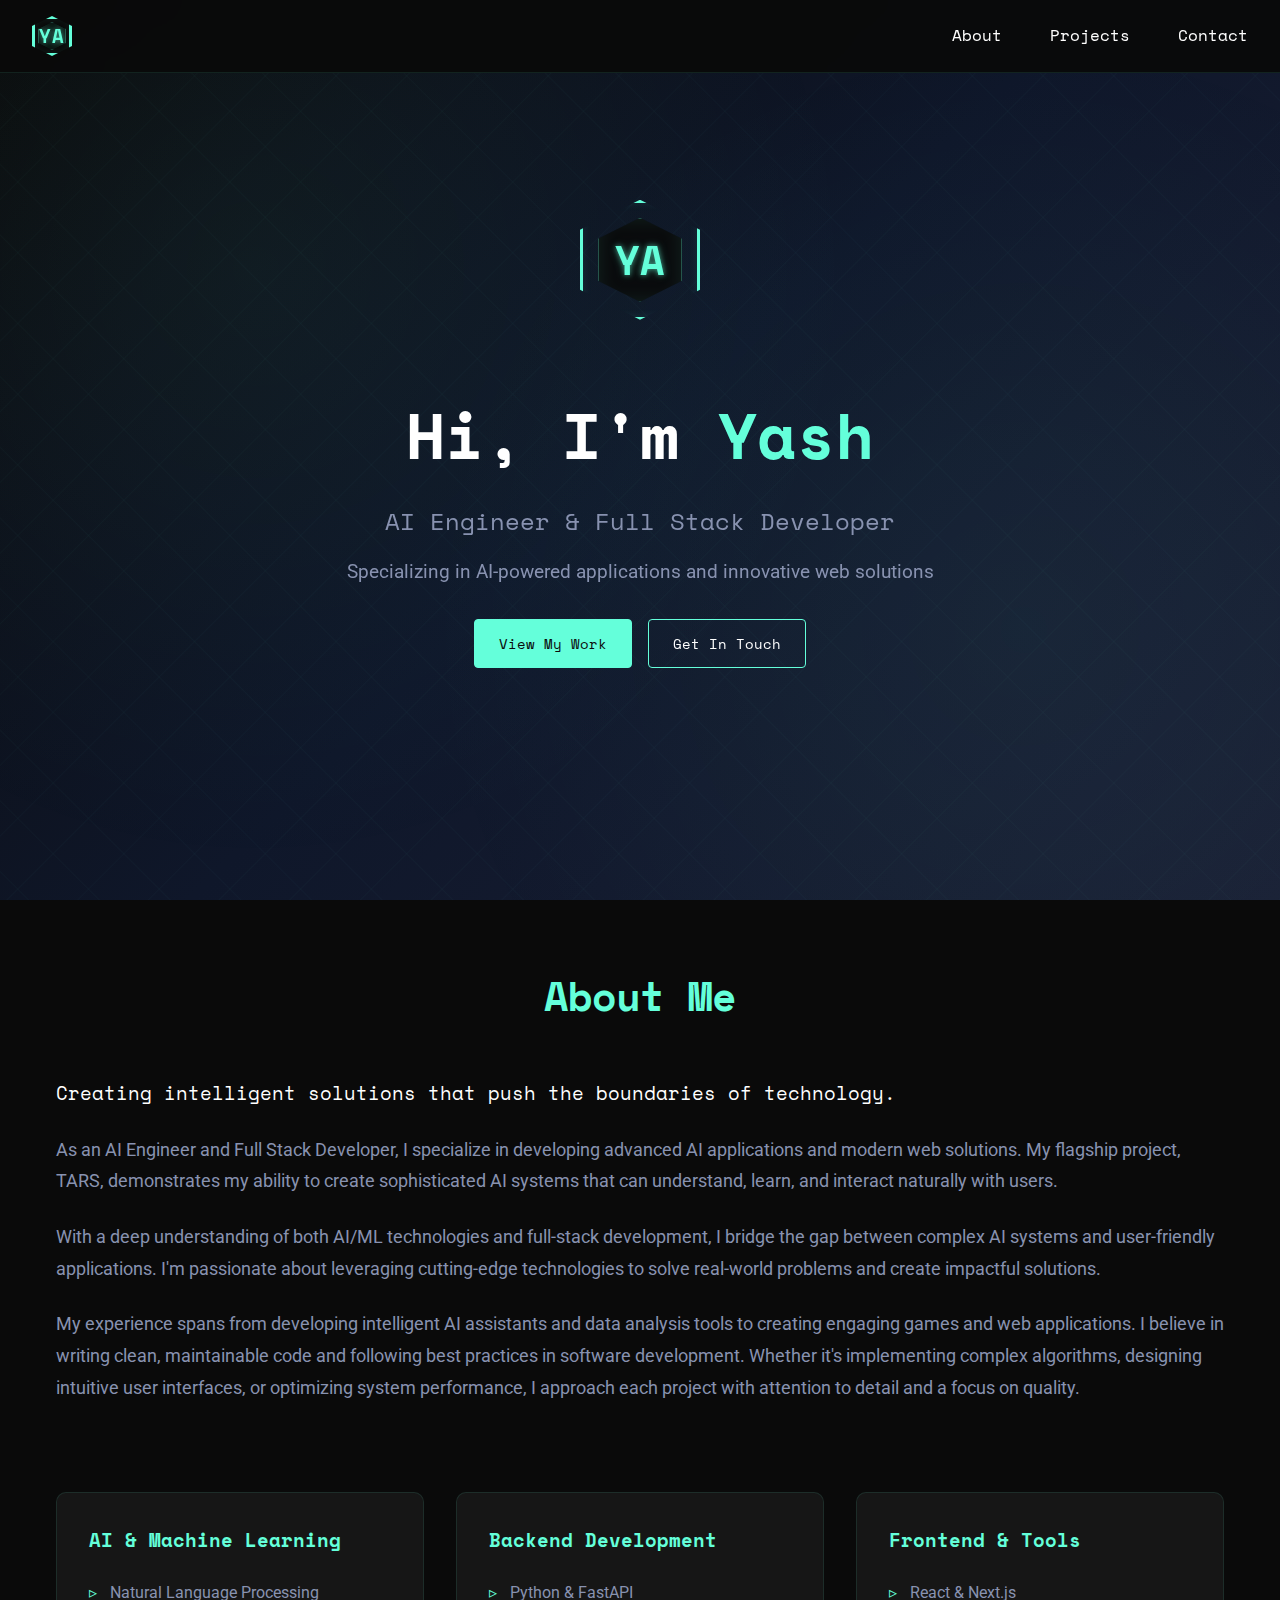
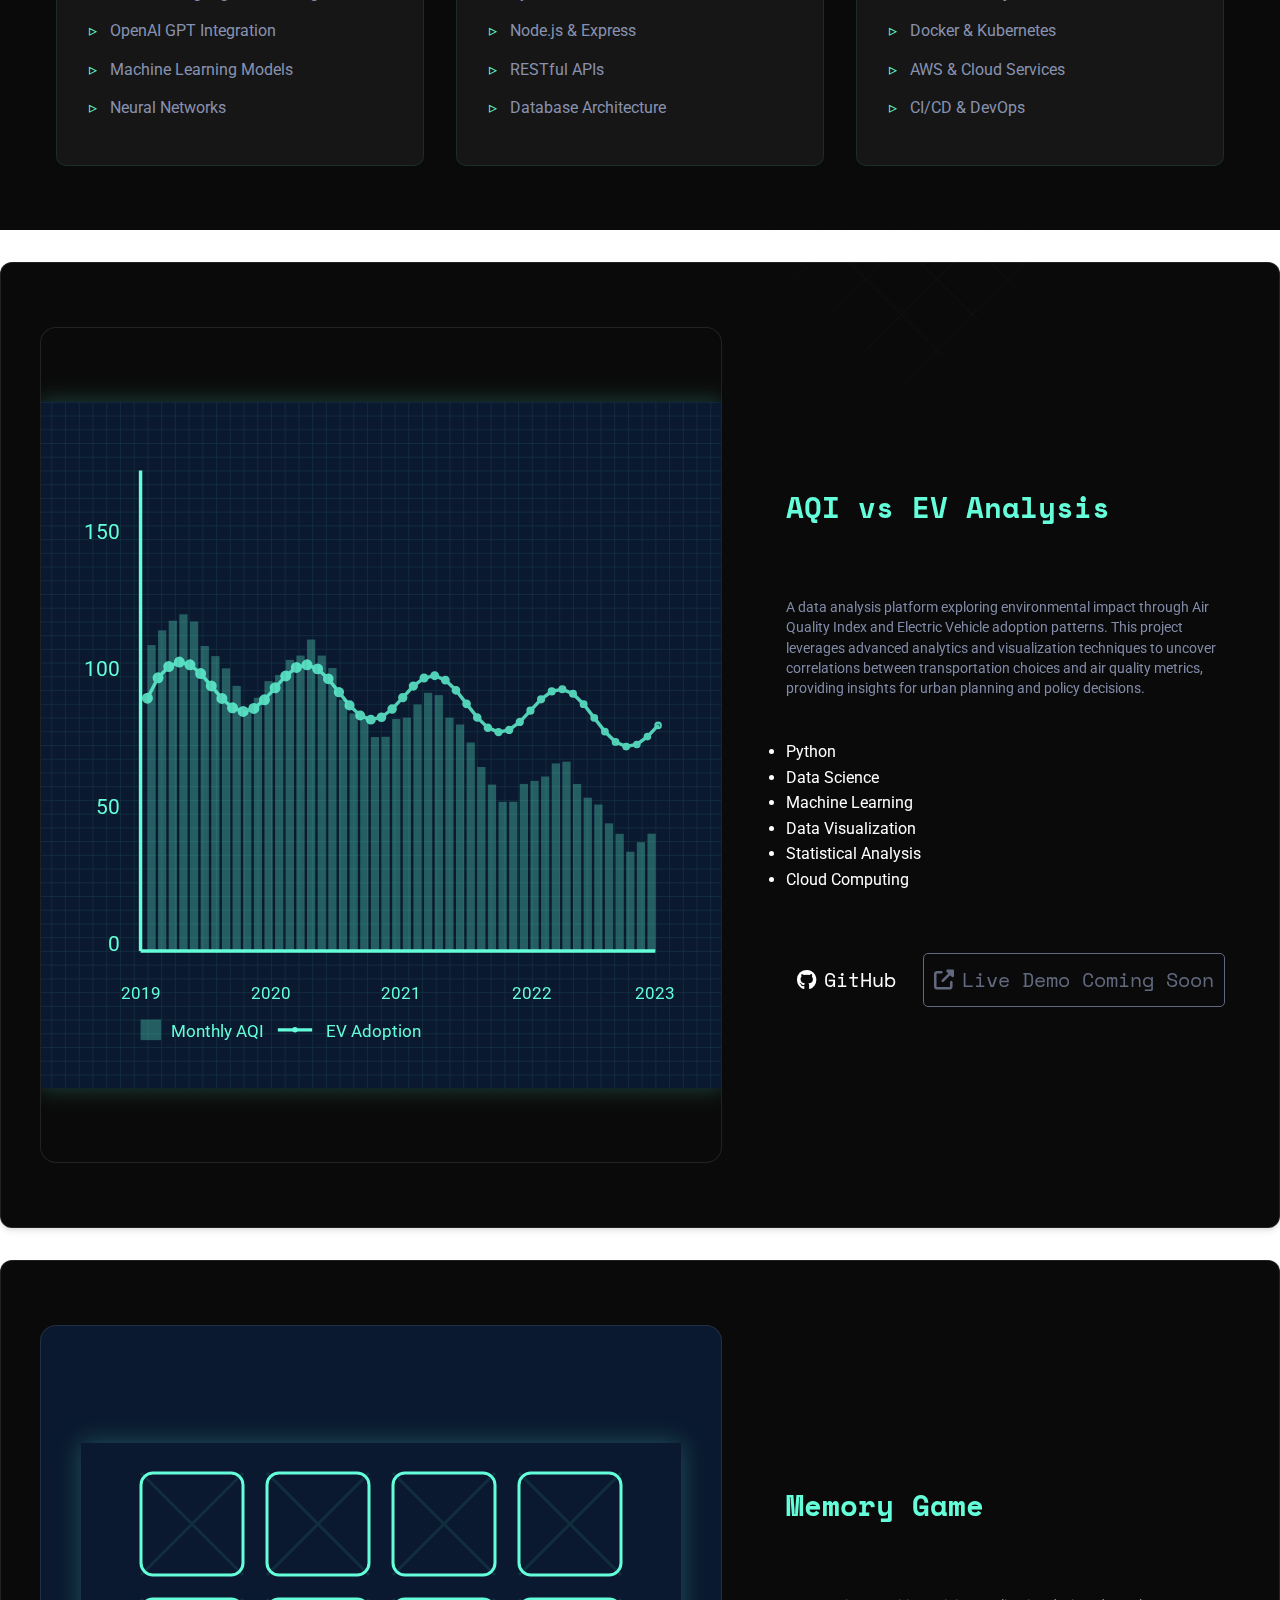
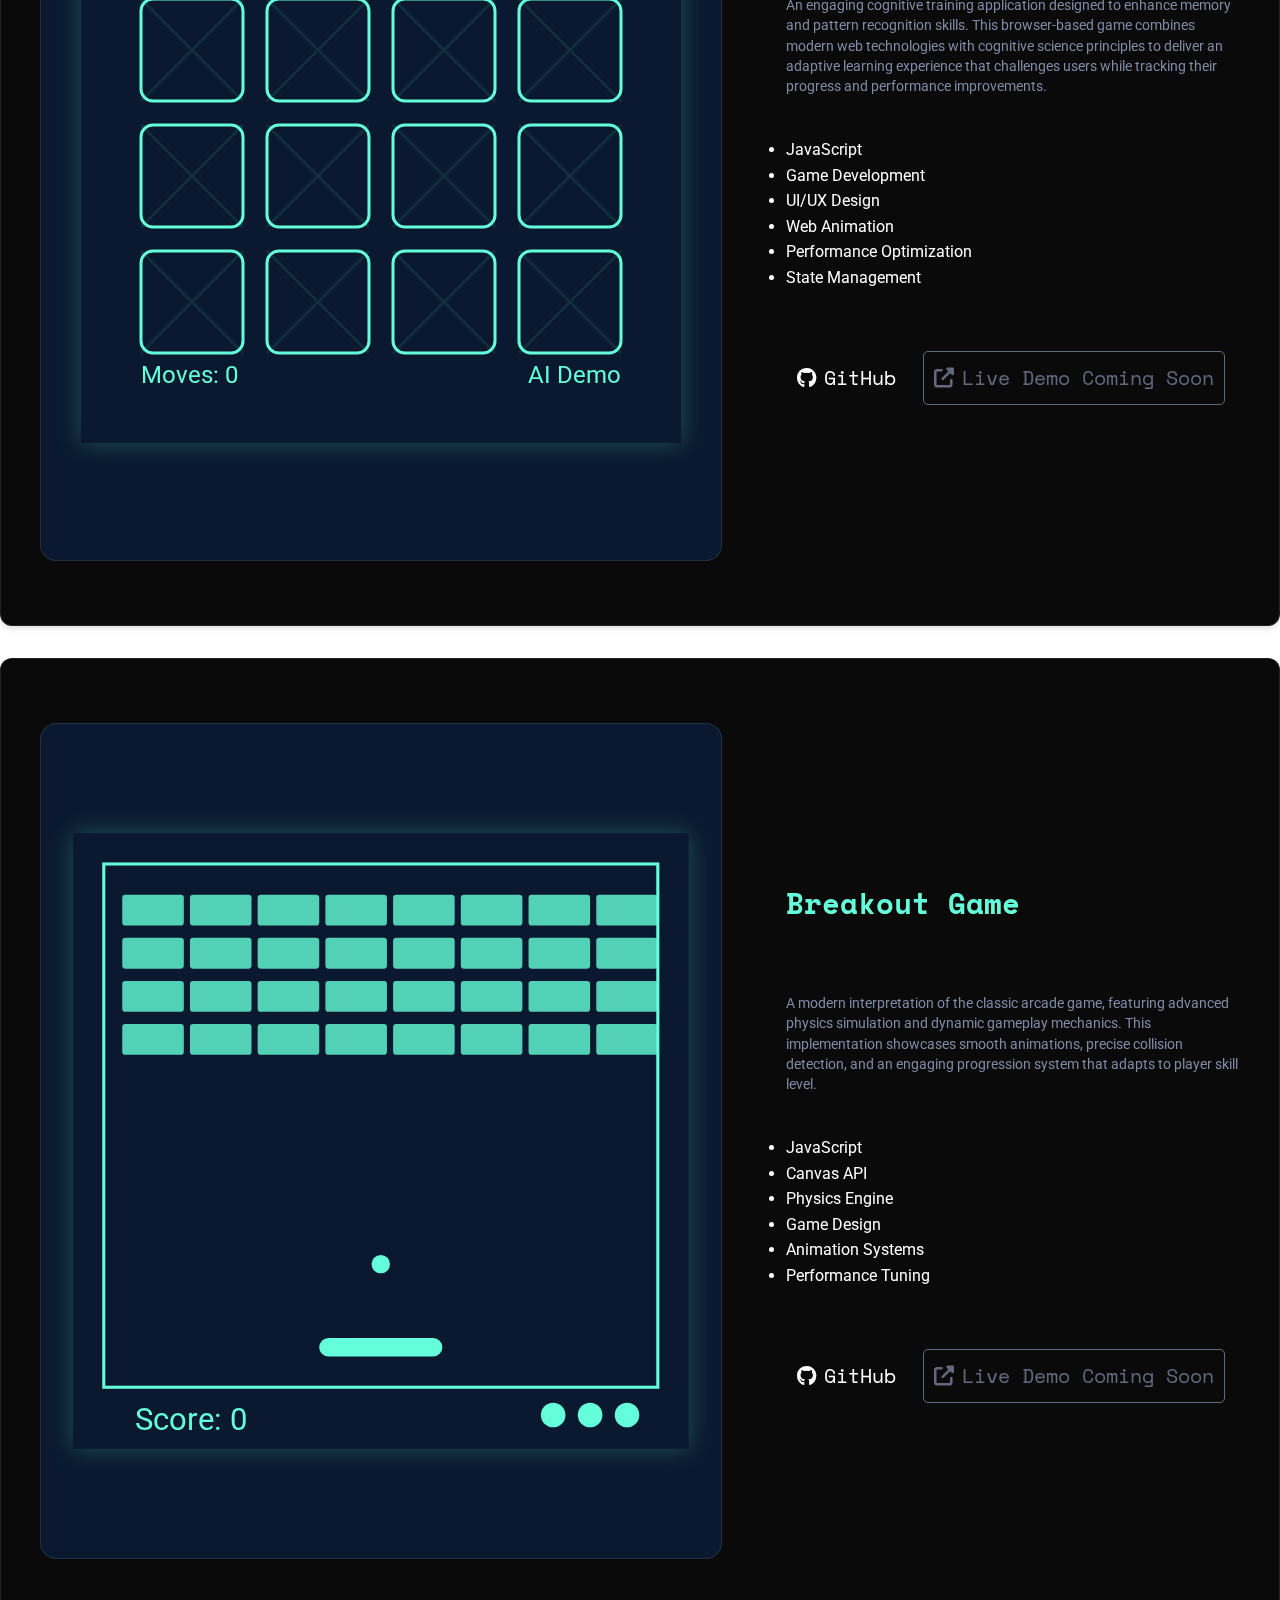
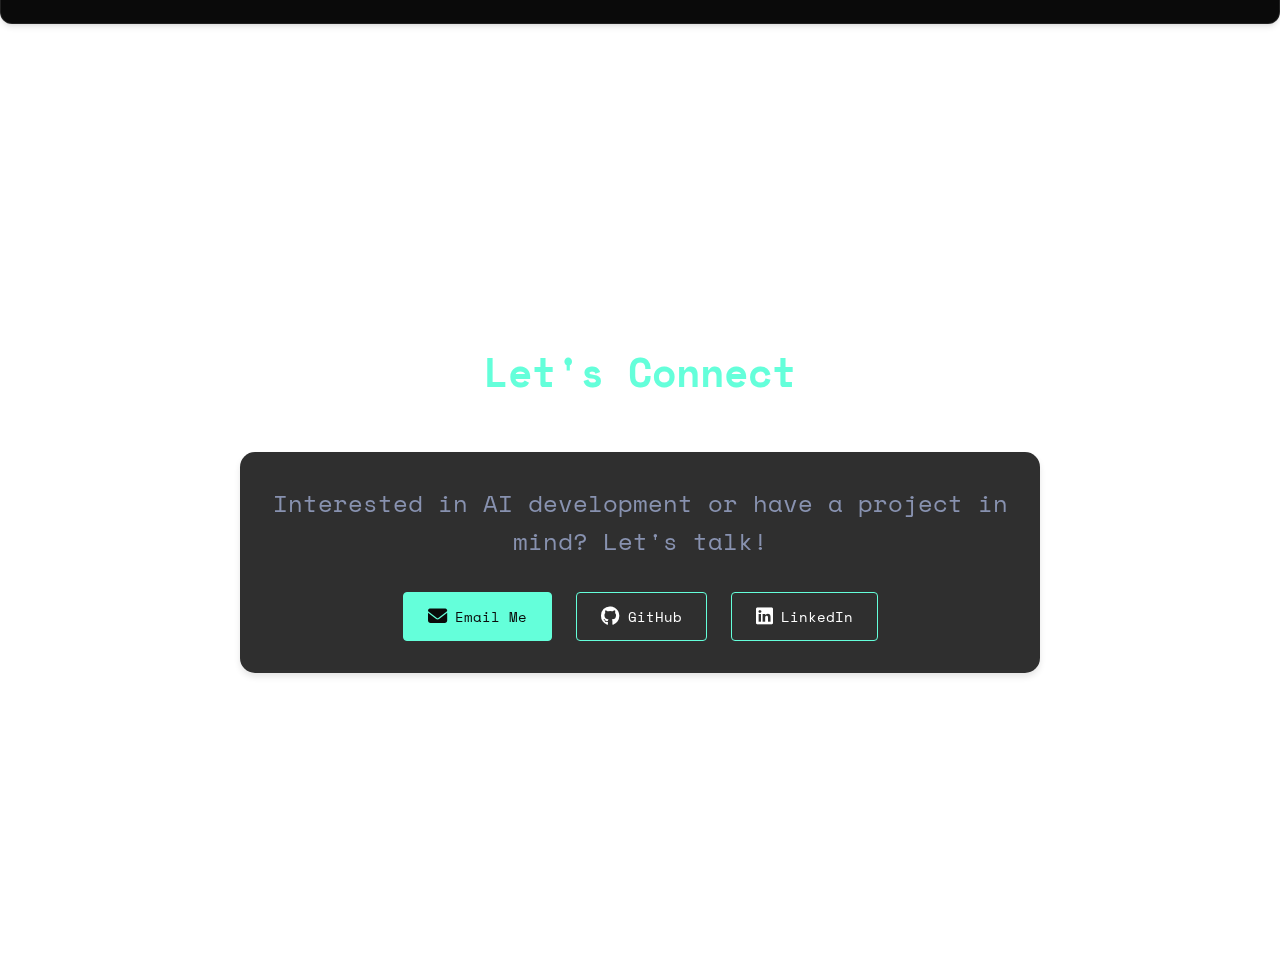
<file: index.html>
<!DOCTYPE html>
<html lang="en">
<head>
    <meta charset="UTF-8">
    <meta name="viewport" content="width=device-width, initial-scale=1.0">
    <title>Space Portfolio</title>
    <link rel="stylesheet" href="css/styles.css">
    <link rel="stylesheet" href="css/project-cards.css">
    <link rel="stylesheet" href="css/tars.css">
    <link href="https://fonts.googleapis.com/css2?family=Space+Mono&family=Roboto:wght@300;400;700&display=swap" rel="stylesheet">
    <link rel="stylesheet" href="https://cdnjs.cloudflare.com/ajax/libs/font-awesome/6.4.0/css/all.min.css">
</head>
<body>
    <div id="nav-section"></div>
    <div id="landing-section"></div>
    <div id="about-section"></div>
    <div id="tars-section"></div>
    <div id="projects-section"></div>
    <div id="contact-section"></div>

    <script src="https://d3js.org/d3.v7.min.js"></script>
    <script src="js/main.js"></script>
    <script src="js/tars.js"></script>
    <script src="js/projects.js"></script>
    <script src="js/aqi-ev.js"></script>
    <script src="js/contact.js"></script>
</body>
</html>
</file>
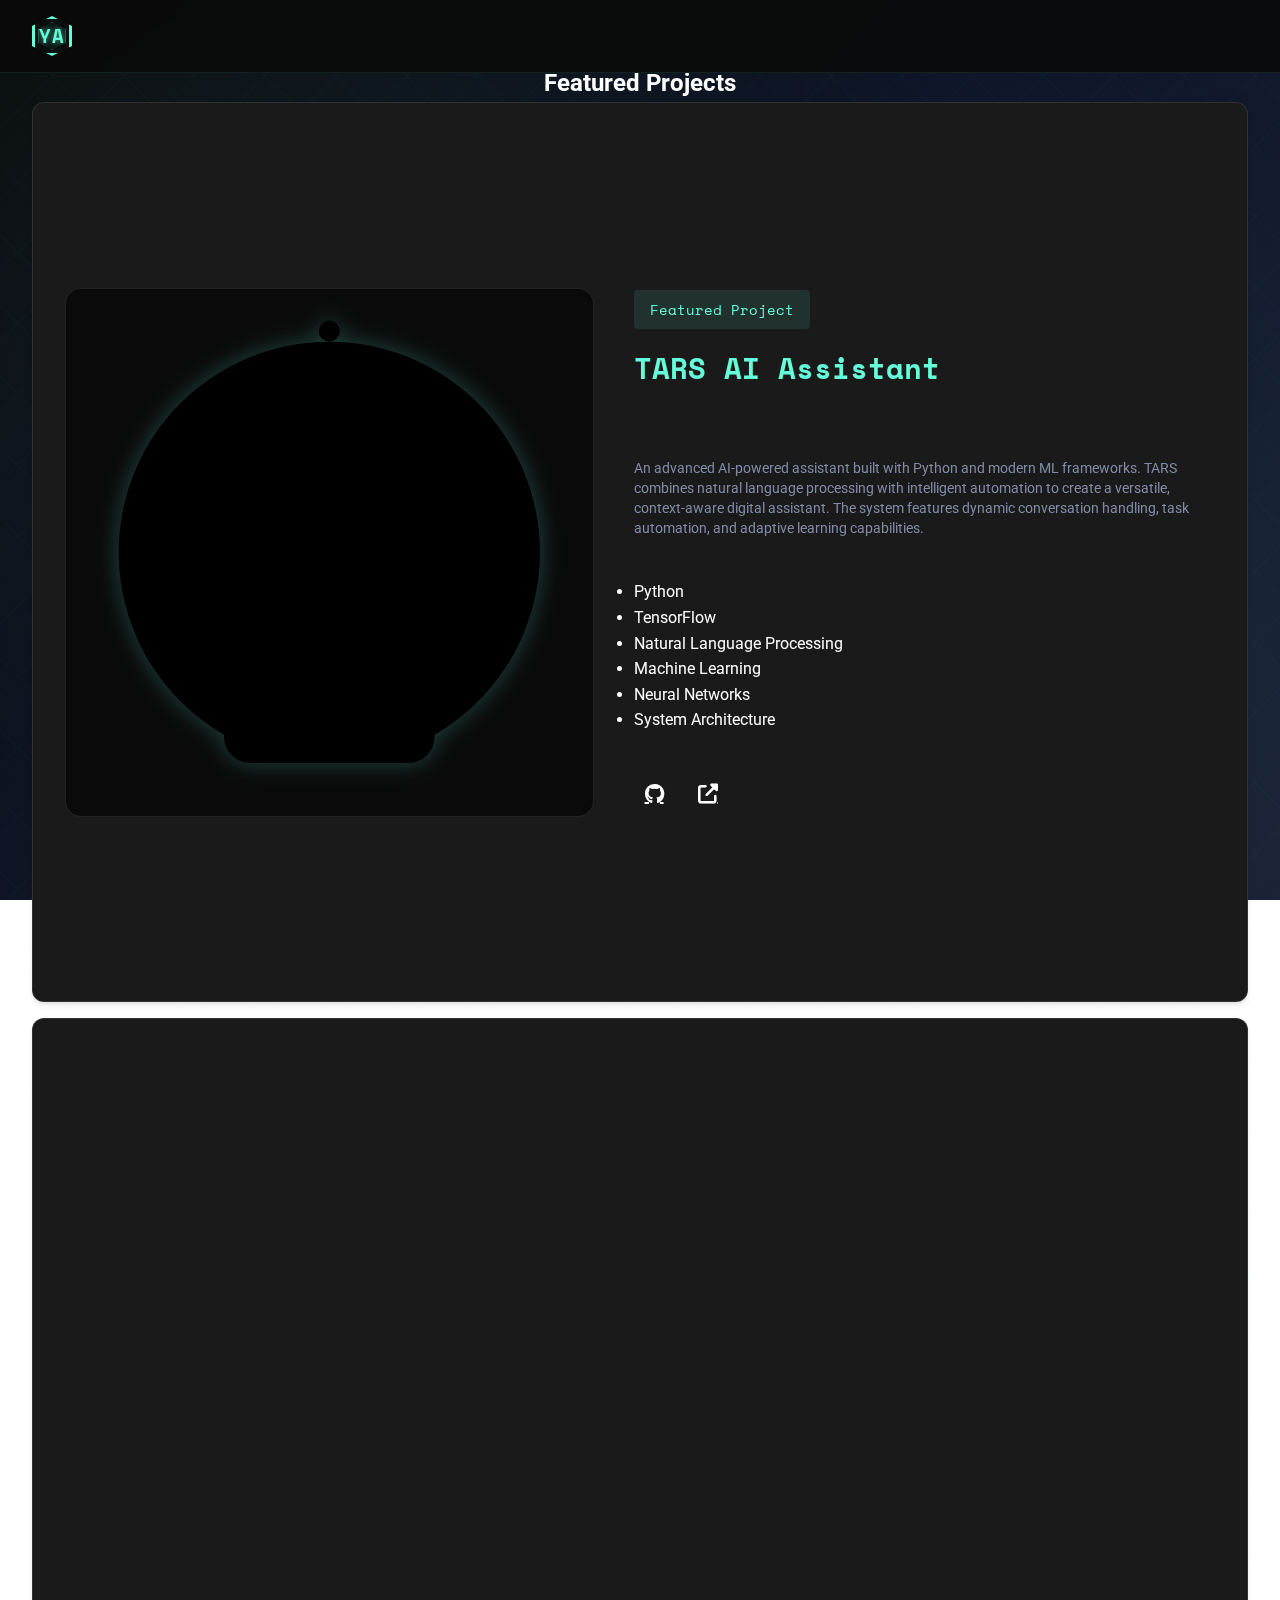
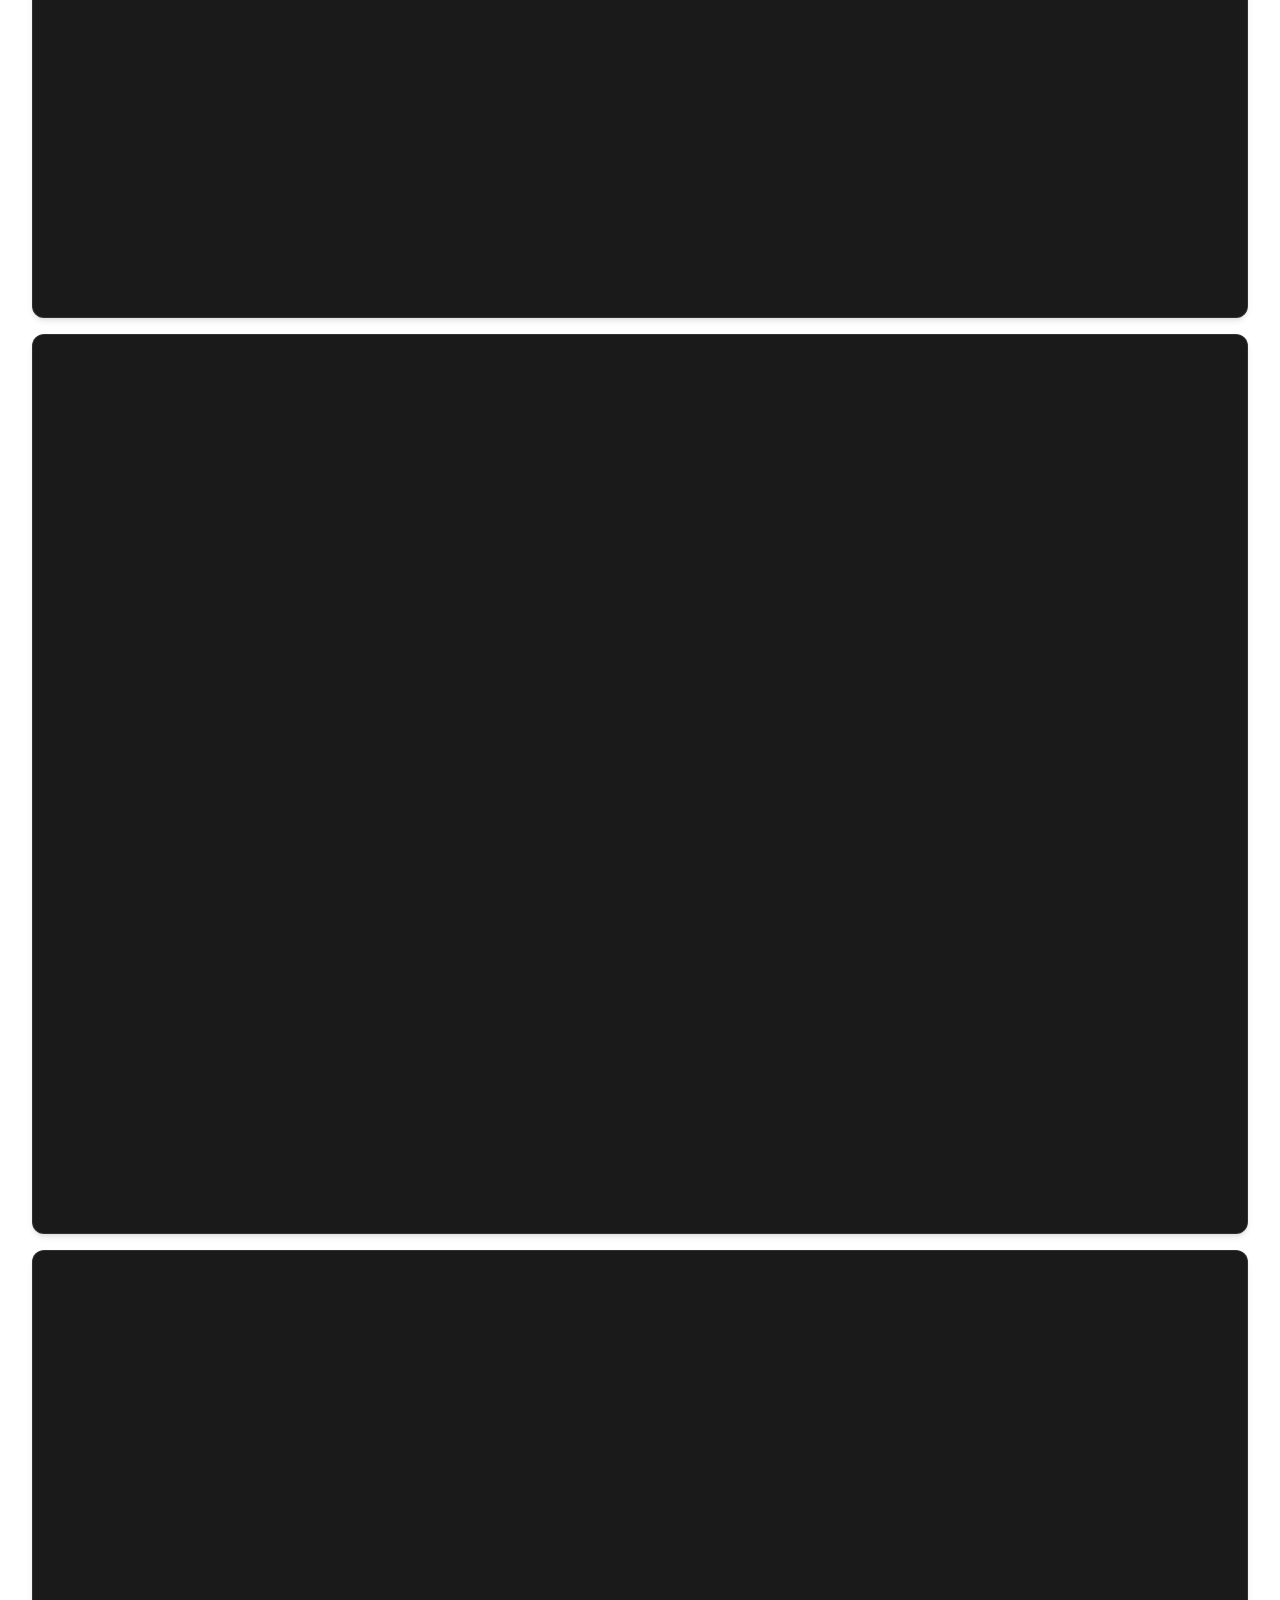
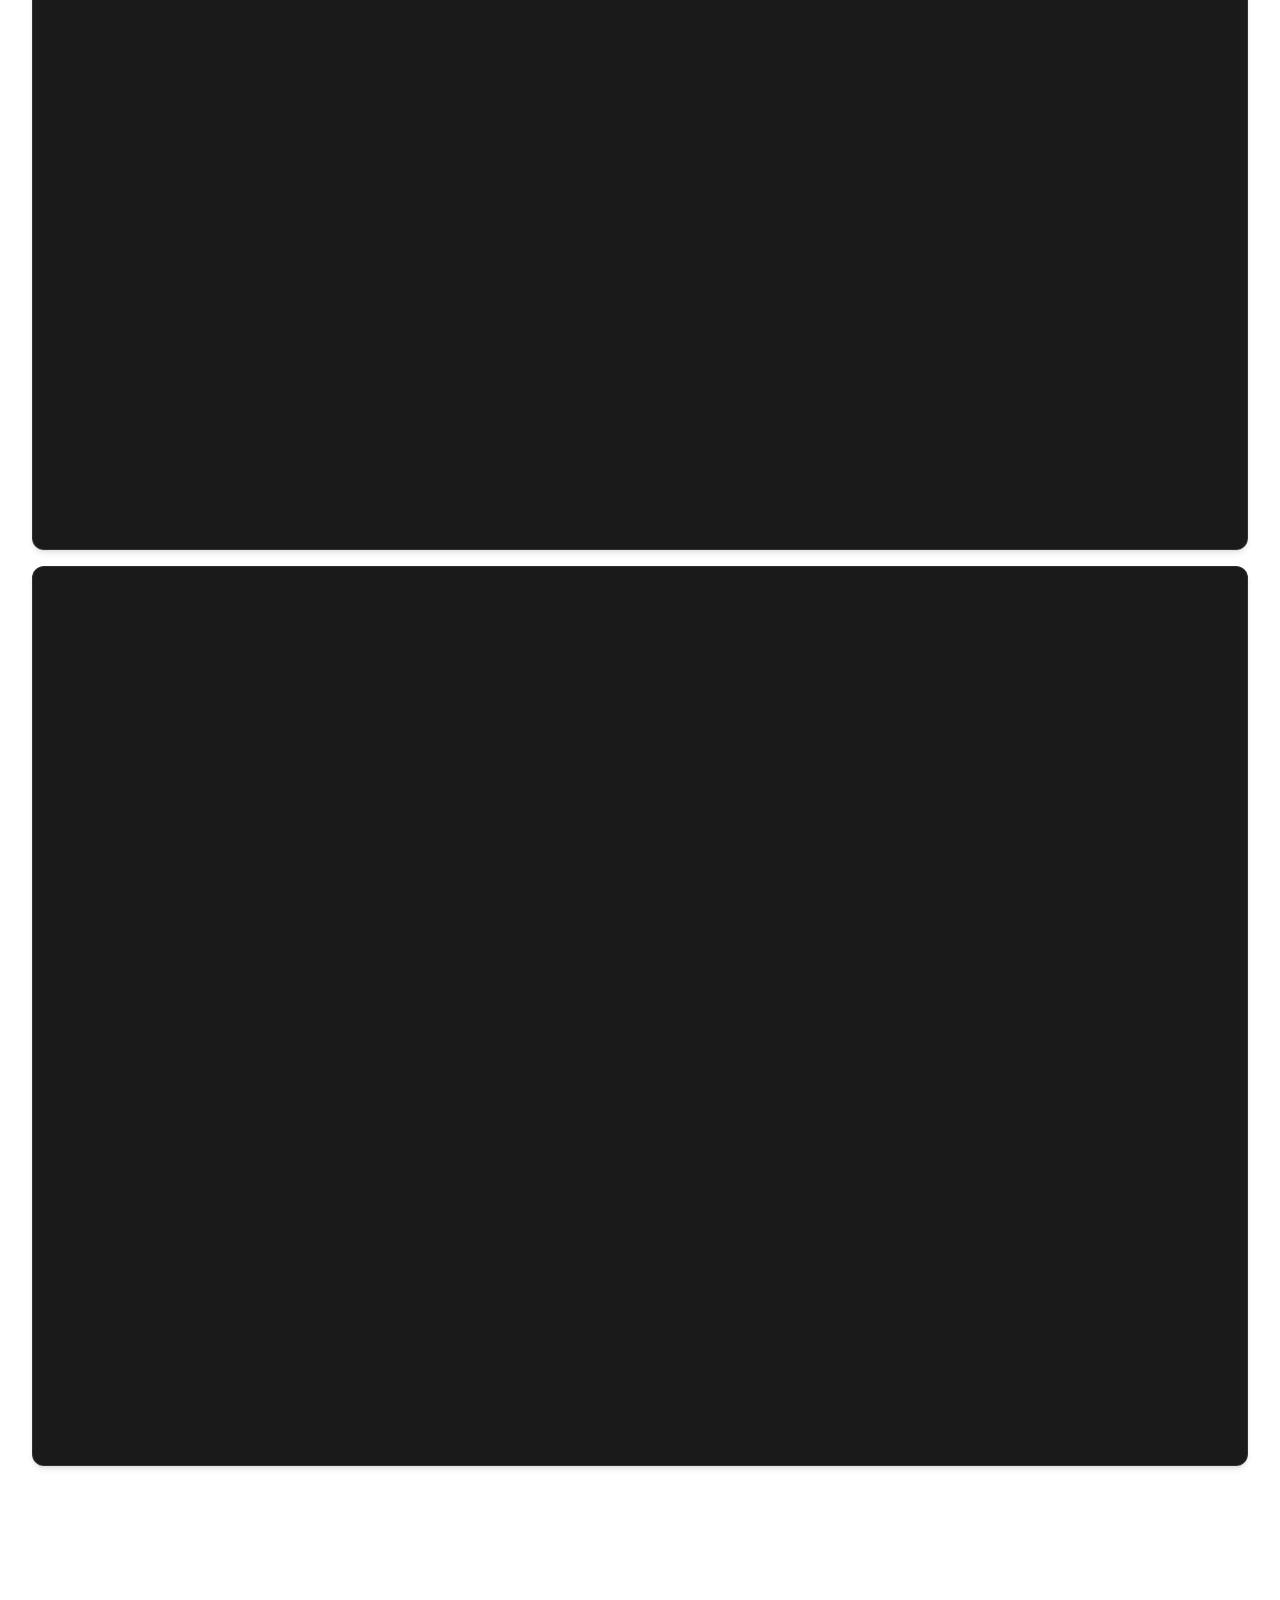
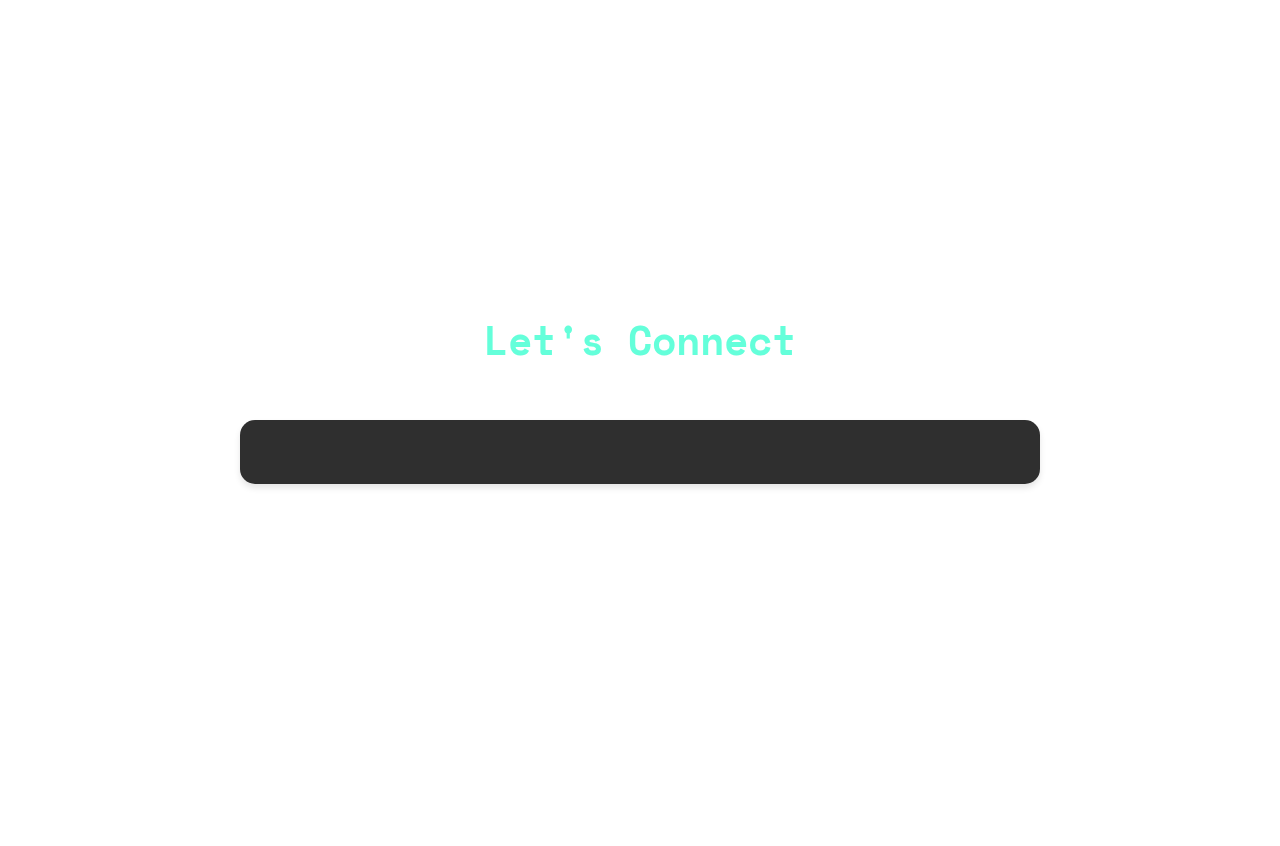
<file: index_new.html>
<!DOCTYPE html>
<html lang="en">
<head>
    <div include-html="components/head.html"></div>
    <script src="js/include.js"></script>
</head>
<body>
    <div include-html="components/nav.html"></div>
    <div include-html="components/projects.html"></div>
    <div include-html="components/contact.html"></div>

    <!-- Scripts -->
    <script src="js/main.js"></script>
    <script>
        // Load all components when the page loads
        document.addEventListener('DOMContentLoaded', function() {
            includeHTML();
        });
    </script>
</body>
</html>
</file>
<file: css/styles.css>
/* Add at the start of the file */
:root {
    --primary: #64ffda;
    --primary-dark: #53d3b7;
    --bg-dark: #0a0a0a;
    --bg-light: #1a1a1a;
    --text-light: #ffffff;
    --text-gray: #8892b0;
    --transition: all 0.3s cubic-bezier(0.4, 0, 0.2, 1);
    --glass: rgba(255, 255, 255, 0.05);
    --glass-border: rgba(255, 255, 255, 0.1);
}

html {
    scroll-behavior: smooth;
    scroll-padding-top: 80px;
}

body {
    background: linear-gradient(
        135deg,
        var(--bg-dark) 0%,
        #0f172a 50%,
        #1a1f35 100%
    );
    background-attachment: fixed;
    position: relative;
    min-height: 100vh;
    overflow-x: hidden;
}

body::before {
    content: '';
    position: fixed;
    top: 0;
    left: 0;
    width: 100%;
    height: 100%;
    background: 
        radial-gradient(circle at 20% 30%, rgba(100, 255, 218, 0.05) 0%, transparent 50%),
        radial-gradient(circle at 80% 70%, rgba(100, 255, 218, 0.05) 0%, transparent 50%);
    pointer-events: none;
    z-index: 1;
}

/* Grid overlay */
body::after {
    content: '';
    position: fixed;
    top: 0;
    left: 0;
    width: 200%;
    height: 200%;
    background-image: 
        linear-gradient(rgba(100, 255, 218, 0.02) 1px, transparent 1px),
        linear-gradient(90deg, rgba(100, 255, 218, 0.02) 1px, transparent 1px);
    background-size: 50px 50px;
    transform: translate(-25%, -25%) rotate(45deg);
    animation: gridMove 150s linear infinite;
    pointer-events: none;
    z-index: 1;
}

@keyframes gridMove {
    0% {
        transform: translate(-25%, -25%) rotate(45deg);
    }
    100% {
        transform: translate(0%, 0%) rotate(45deg);
    }
}

/* Make sure all sections are above the background */
section {
    position: relative;
    z-index: 2;
    min-height: 100vh;
    padding: 4rem 2rem;
    display: flex;
    flex-direction: column;
    justify-content: center;
    align-items: center;
}

/* Reset and base styles */
* {
    margin: 0;
    padding: 0;
    box-sizing: border-box;
}

/* Update body styles */
body {
    color: var(--text-light);
    font-family: 'Roboto', sans-serif;
    line-height: 1.6;
}

/* Modern navigation styles */
.nav-container {
    position: fixed;
    top: 0;
    width: 100%;
    padding: 1rem 2rem;
    display: flex;
    justify-content: space-between;
    align-items: center;
    background: rgba(10, 10, 10, 0.95);
    backdrop-filter: blur(10px);
    -webkit-backdrop-filter: blur(10px);
    z-index: 1000;
    border-bottom: 1px solid rgba(100, 255, 218, 0.1);
}

.nav-logo {
    font-family: 'Space Mono', monospace;
    font-size: 24px;
    color: #fff;
}

.nav-links {
    display: flex;
    gap: 3rem;
    list-style: none;
}

.nav-links a {
    color: var(--text-light);
    text-decoration: none;
    font-family: 'Space Mono', monospace;
    font-size: 1rem;
    padding: 0.5rem 0;
    position: relative;
}

.nav-links a::after {
    content: '';
    position: absolute;
    bottom: 0;
    left: 0;
    width: 0;
    height: 2px;
    background: var(--primary);
    transition: var(--transition);
}

.nav-links a:hover::after {
    width: 100%;
}

/* Landing page styles */
#landing-page {
    height: 100vh;
    display: flex;
    justify-content: center;
    align-items: center;
    position: relative;
    padding-top: 0;
}

/* Modern section styles */
.section-title {
    font-size: 2.5rem;
    margin-bottom: 3rem;
    font-family: 'Space Mono', monospace;
    color: #64ffda;
    position: relative;
    z-index: 2;
}

/* About section styles */
#about {
    padding: 4rem 2rem;
    background: var(--bg-dark);
}

.about-content {
    max-width: 1200px;
    margin: 0 auto;
    display: grid;
    grid-template-columns: 1fr;
    gap: 2rem;
}

.about-text {
    color: var(--text-gray);
    line-height: 1.6;
}

.about-text p {
    margin-bottom: 1rem;
}

.about-text .lead-text {
    color: var(--text-light);
    font-size: 1.2rem;
    margin-bottom: 1.5rem;
}

.skills-container {
    display: grid;
    grid-template-columns: repeat(auto-fit, minmax(250px, 1fr));
    gap: 1.5rem;
    margin-top: 1rem;
}

.skill {
    background: var(--bg-light);
    padding: 1.5rem;
    border-radius: 8px;
    border: 1px solid var(--glass-border);
}

.skill h3 {
    color: var(--primary);
    margin-bottom: 1rem;
    font-family: 'Space Mono', monospace;
}

.skill-list {
    list-style: none;
    padding: 0;
}

.skill-list li {
    color: var(--text-gray);
    margin-bottom: 0.5rem;
    display: flex;
    align-items: center;
}

.skill-list li::before {
    content: '▹';
    color: var(--primary);
    margin-right: 0.5rem;
}

@media (min-width: 768px) {
    .about-content {
        grid-template-columns: 1.2fr 0.8fr;
        align-items: start;
    }
}

/* Project section styles */
.project-gallery {
    display: grid;
    grid-template-columns: repeat(auto-fit, minmax(300px, 1fr));
    gap: 2rem;
    padding: 2rem;
    position: relative;
    z-index: 2;
    background: rgba(10, 10, 10, 0.85);
    backdrop-filter: blur(10px);
    border-radius: 15px;
    box-shadow: 0 4px 6px rgba(0, 0, 0, 0.1);
}

.project {
    display: flex;
    flex-direction: column;
    height: 100%;
    background: rgba(255, 255, 255, 0.03);
    border: 1px solid rgba(100, 255, 218, 0.1);
    border-radius: 15px;
    overflow: hidden;
    transition: var(--transition);
}

.project::before {
    content: '';
    position: absolute;
    top: 0;
    left: 0;
    width: 100%;
    height: 100%;
    background: linear-gradient(45deg, transparent, rgba(100, 255, 218, 0.1));
    opacity: 0;
    transition: var(--transition);
}

.project:hover::before {
    opacity: 1;
}

.project-image {
    width: 100%;
    height: 200px;
    overflow: hidden;
}

.project-image img {
    width: 100%;
    height: 100%;
    object-fit: cover;
    transition: transform 0.3s ease;
}

.project:hover .project-image img {
    transform: scale(1.1);
}

.project-info {
    flex: 1;
    padding: 1.5rem;
    display: flex;
    flex-direction: column;
    justify-content: space-between;
}

.project-info h3 {
    margin-bottom: 1rem;
    color: var(--primary);
}

.project-info p {
    margin-bottom: 1.5rem;
    color: var(--text-gray);
}

/* Contact section styles */
.contact-content {
    width: 100%;
    max-width: 800px;
    margin: 2rem auto;
    padding: 3rem;
    background: rgba(10, 10, 10, 0.85);
    backdrop-filter: blur(10px);
    border-radius: 15px;
    box-shadow: 0 4px 6px rgba(0, 0, 0, 0.1);
    position: relative;
    z-index: 1;
}

.contact-content p {
    margin-bottom: 2rem;
    color: var(--text-gray);
}

.contact-links {
    display: flex;
    gap: 1.5rem;
    justify-content: center;
}

/* Modern button styles */
.btn {
    display: inline-flex;
    align-items: center;
    gap: 0.75rem;
    padding: 0.75rem 1.5rem;
    font-family: 'Space Mono', monospace;
    font-size: 0.9rem;
    color: var(--text-light);
    background: transparent;
    border: 1px solid var(--primary);
    border-radius: 4px;
    text-decoration: none;
    transition: all 0.25s cubic-bezier(0.645, 0.045, 0.355, 1);
    cursor: pointer;
    position: relative;
    z-index: 1;
}

.btn:hover {
    background: rgba(100, 255, 218, 0.1);
    transform: translateY(-2px);
    cursor: pointer;
}

.btn:not(.disabled):hover {
    color: var(--primary);
}

.btn i {
    transition: all 0.25s cubic-bezier(0.645, 0.045, 0.355, 1);
}

.btn:hover i {
    color: var(--primary);
}

.btn.disabled {
    opacity: 0.7;
    cursor: not-allowed;
    border-color: var(--text-gray);
    color: var(--text-gray);
    pointer-events: none;
}

.btn.disabled:hover {
    transform: none;
    background: transparent;
}

.btn.disabled i {
    color: var(--text-gray);
}

.btn.disabled:hover i {
    transform: none;
    color: var(--text-gray);
}

.project-links {
    display: flex;
    gap: 1rem;
    margin-top: 1.5rem;
    position: relative;
    z-index: 2;
}

/* Project card hover effects */
.project {
    position: relative;
    transition: all 0.25s cubic-bezier(0.645, 0.045, 0.355, 1);
    background: var(--bg-light);
    border-radius: 8px;
    overflow: hidden;
}

.project:hover {
    transform: translateY(-5px);
}

.project-image {
    position: relative;
    overflow: hidden;
    height: 300px;
}

.project-image img, 
.project-image svg {
    width: 100%;
    height: 100%;
    object-fit: cover;
    transition: all 0.25s cubic-bezier(0.645, 0.045, 0.355, 1);
}

.project:hover .project-image img,
.project:hover .project-image svg {
    transform: scale(1.05);
}

.project-links {
    display: flex;
    gap: 1.5rem;
    margin-top: 2rem;
}

/* Footer styles */
footer {
    padding: 2rem;
    text-align: center;
    background: rgba(0, 0, 0, 0.5);
}

.social-links {
    margin-bottom: 1rem;
}

.social-links a {
    color: #fff;
    text-decoration: none;
    margin: 0 1rem;
    transition: color 0.3s ease;
}

.social-links a:hover {
    color: #64ffda;
}

.logo-container {
    position: relative;
    width: 120px;
    height: 120px;
    margin: 2rem auto;
    z-index: 3;
}

.logo-vector {
    position: relative;
    width: 100%;
    height: 100%;
    animation: logoRotate 20s linear infinite;
}

.logo-hexagon {
    position: absolute;
    width: 100%;
    height: 100%;
    background: transparent;
    border: 3px solid var(--primary);
    clip-path: polygon(50% 0%, 100% 25%, 100% 75%, 50% 100%, 0% 75%, 0% 25%);
    animation: glowPulse 2s ease-in-out infinite;
    box-shadow: 
        0 0 10px rgba(100, 255, 218, 0.2),
        0 0 20px rgba(100, 255, 218, 0.1),
        inset 0 0 10px rgba(100, 255, 218, 0.1);
}

.logo-inner {
    position: absolute;
    top: 50%;
    left: 50%;
    transform: translate(-50%, -50%);
    width: 70%;
    height: 70%;
    background: rgba(10, 10, 10, 0.9);
    clip-path: polygon(50% 0%, 100% 25%, 100% 75%, 50% 100%, 0% 75%, 0% 25%);
    display: flex;
    justify-content: center;
    align-items: center;
    border: 1px solid rgba(100, 255, 218, 0.3);
    box-shadow: inset 0 0 20px rgba(100, 255, 218, 0.1);
}

.logo-text {
    font-family: 'Space Mono', monospace;
    color: var(--primary);
    font-size: 1.8rem;
    font-weight: bold;
    text-shadow: 
        0 0 5px rgba(100, 255, 218, 0.5),
        0 0 10px rgba(100, 255, 218, 0.3);
    letter-spacing: 1px;
}

@keyframes glowPulse {
    0% {
        box-shadow: 
            0 0 10px rgba(100, 255, 218, 0.2),
            0 0 20px rgba(100, 255, 218, 0.1),
            inset 0 0 10px rgba(100, 255, 218, 0.1);
    }
    50% {
        box-shadow: 
            0 0 15px rgba(100, 255, 218, 0.3),
            0 0 30px rgba(100, 255, 218, 0.2),
            inset 0 0 15px rgba(100, 255, 218, 0.2);
    }
    100% {
        box-shadow: 
            0 0 10px rgba(100, 255, 218, 0.2),
            0 0 20px rgba(100, 255, 218, 0.1),
            inset 0 0 10px rgba(100, 255, 218, 0.1);
    }
}

@keyframes logoRotate {
    from {
        transform: rotate(0deg);
    }
    to {
        transform: rotate(360deg);
    }
}

/* Adjust nav logo specifically */
.nav-logo .logo-vector {
    width: 40px;
    height: 40px;
}

.nav-logo .logo-text {
    font-size: 1.2rem;
}

/* Landing page logo */
.logo-container .logo-vector {
    width: 120px;
    height: 120px;
}

.logo-container .logo-text {
    font-size: 2.5rem;
}

/* Hero section styles */
.hero-content {
    text-align: center;
    margin-top: 2rem;
    animation: fadeIn 1s ease-out;
}

.main-title {
    font-size: 4rem;
    font-weight: bold;
    margin-bottom: 1rem;
    color: var(--text-light);
    font-family: 'Space Mono', monospace;
}

.highlight {
    color: var(--primary);
    position: relative;
    display: inline-block;
}

.highlight::after {
    content: '';
    position: absolute;
    bottom: 0;
    left: 0;
    width: 100%;
    height: 2px;
    background: var(--primary);
    transform: scaleX(0);
    transform-origin: right;
    transition: transform 0.3s ease;
}

.highlight:hover::after {
    transform: scaleX(1);
    transform-origin: left;
}

.subtitle {
    font-size: 1.5rem;
    color: var(--text-gray);
    margin-bottom: 1rem;
    font-family: 'Space Mono', monospace;
}

.description {
    font-size: 1.2rem;
    color: var(--text-gray);
    margin-bottom: 2rem;
    max-width: 600px;
    margin-left: auto;
    margin-right: auto;
}

.cta-buttons {
    display: flex;
    gap: 1rem;
    justify-content: center;
    margin-top: 2rem;
}

/* Button styles */
.btn-primary {
    background: var(--primary);
    color: var(--bg-dark);
}

.btn-primary:hover {
    background: var(--primary-dark);
}

.btn-outline {
    background: transparent;
    border: 1px solid var(--primary);
}

.btn-outline:hover {
    background: rgba(100, 255, 218, 0.1);
}

.project-links {
    display: flex;
    gap: 1.5rem;
    margin-top: 2rem;
}

/* About section styles */
.about-content {
    display: grid;
    grid-template-columns: 1fr;
    gap: 3rem;
    max-width: 1200px;
    margin: 0 auto;
    padding: 2rem;
}

.lead-text {
    font-size: 1.5rem;
    color: var(--primary);
    margin-bottom: 2rem;
    font-family: 'Space Mono', monospace;
}

.about-text p {
    margin-bottom: 1.5rem;
    font-size: 1.1rem;
    line-height: 1.8;
    color: var(--text-gray);
}

.skills-container {
    display: grid;
    grid-template-columns: repeat(auto-fit, minmax(250px, 1fr));
    gap: 2rem;
}

.skill {
    background: rgba(255, 255, 255, 0.05);
    padding: 2rem;
    border-radius: 10px;
    border: 1px solid rgba(100, 255, 218, 0.1);
    transition: transform 0.3s ease, box-shadow 0.3s ease;
}

.skill:hover {
    transform: translateY(-5px);
    box-shadow: 0 10px 20px rgba(0, 0, 0, 0.2);
}

.skill h3 {
    color: var(--primary);
    margin-bottom: 1.5rem;
    font-size: 1.2rem;
    font-family: 'Space Mono', monospace;
}

.skill-list {
    list-style: none;
    padding: 0;
}

.skill-list li {
    color: var(--text-gray);
    margin-bottom: 0.8rem;
    display: flex;
    align-items: center;
    font-size: 1rem;
}

.skill-list li::before {
    content: '▹';
    color: var(--primary);
    margin-right: 0.8rem;
}

/* Project styles */
.project-gallery {
    display: grid;
    grid-template-columns: 1fr;
    gap: 4rem;
    max-width: 1200px;
    margin: 0 auto;
    padding: 2rem;
}

.project {
    background: rgba(255, 255, 255, 0.03);
    border-radius: 15px;
    overflow: hidden;
    transition: transform 0.3s ease, box-shadow 0.3s ease;
    border: 1px solid rgba(100, 255, 218, 0.1);
}

.project:hover {
    transform: translateY(-10px);
    box-shadow: 0 10px 30px rgba(100, 255, 218, 0.1);
}

.featured-project {
    grid-column: 1 / -1;
    display: grid;
    grid-template-columns: 1.2fr 1fr;
    gap: 2rem;
    background: rgba(255, 255, 255, 0.05);
    padding: 2rem;
}

.featured-project .project-image {
    height: 100%;
    border-radius: 10px;
    overflow: hidden;
}

.project-header {
    margin-bottom: 1.5rem;
}

.featured-label {
    display: inline-block;
    padding: 0.5rem 1rem;
    background: rgba(100, 255, 218, 0.1);
    color: var(--primary);
    border-radius: 4px;
    font-size: 0.9rem;
    margin-bottom: 1rem;
    font-family: 'Space Mono', monospace;
}

.project-highlights {
    margin: 1.5rem 0;
    padding: 1.5rem;
    background: rgba(255, 255, 255, 0.03);
    border-radius: 10px;
    border: 1px solid rgba(100, 255, 218, 0.1);
}

.project-highlights h4 {
    color: var(--primary);
    margin-bottom: 1rem;
    font-family: 'Space Mono', monospace;
}

.project-highlights ul {
    list-style: none;
    padding: 0;
}

.project-highlights li {
    color: var(--text-gray);
    margin-bottom: 0.8rem;
    display: flex;
    align-items: center;
}

.project-highlights li::before {
    content: '▹';
    color: var(--primary);
    margin-right: 0.8rem;
}

.project-image {
    height: 300px;
    overflow: hidden;
    border-radius: 10px;
}

.project-image img {
    width: 100%;
    height: 100%;
    object-fit: cover;
    transition: transform 0.3s ease;
}

.project:hover .project-image img {
    transform: scale(1.05);
}

.project-info {
    padding: 2rem;
}

.project-info h3 {
    color: var(--primary);
    margin-bottom: 1rem;
    font-size: 1.8rem;
    font-family: 'Space Mono', monospace;
}

.project-description {
    color: var(--text-gray);
    margin-bottom: 1.5rem;
    line-height: 1.8;
    font-size: 1.1rem;
}

.project-tech {
    display: flex;
    flex-wrap: wrap;
    gap: 0.8rem;
    margin-bottom: 1.5rem;
}

.project-tech span {
    background: rgba(100, 255, 218, 0.1);
    color: var(--primary);
    padding: 0.4rem 0.8rem;
    border-radius: 4px;
    font-size: 0.9rem;
    font-family: 'Space Mono', monospace;
    transition: all 0.3s ease;
}

.project-tech span:hover {
    background: rgba(100, 255, 218, 0.2);
    transform: translateY(-2px);
}

.project-links {
    display: flex;
    gap: 1rem;
}

.project-links .btn {
    display: flex;
    align-items: center;
    gap: 0.5rem;
}

/* Responsive adjustments */
@media (max-width: 1024px) {
    .featured-project {
        grid-template-columns: 1fr;
    }
    
    .featured-project .project-image {
        height: 300px;
    }
}

@media (max-width: 768px) {
    .project-gallery {
        gap: 3rem;
    }

    .project-info h3 {
        font-size: 1.5rem;
    }

    .project-description {
        font-size: 1rem;
    }

    .featured-project {
        padding: 1rem;
    }
}

/* Contact section styles */
.contact-content {
    text-align: center;
    max-width: 800px;
    margin: 0 auto;
    padding: 2rem;
}

.contact-links {
    display: flex;
    justify-content: center;
    gap: 1.5rem;
    margin-top: 2rem;
}

.contact-links .btn {
    display: flex;
    align-items: center;
    gap: 0.5rem;
}

.contact-links i {
    font-size: 1.2rem;
}

/* Animations */
@keyframes fadeIn {
    from {
        opacity: 0;
        transform: translateY(20px);
    }
    to {
        opacity: 1;
        transform: translateY(0);
    }
}

/* Responsive styles */
@media (max-width: 768px) {
    .main-title {
        font-size: 3rem;
    }

    .subtitle {
        font-size: 1.2rem;
    }

    .description {
        font-size: 1rem;
    }

    .about-content {
        grid-template-columns: 1fr;
    }

    .project-gallery {
        grid-template-columns: 1fr;
    }

    .contact-links {
        flex-direction: column;
    }
}

/* Add at the end of the file */
@media (max-width: 768px) {
    .hamburger {
        display: block;
        cursor: pointer;
    }

    .hamburger span {
        display: block;
        width: 25px;
        height: 2px;
        background: var(--primary);
        margin: 5px 0;
        transition: var(--transition);
    }

    .nav-links {
        position: fixed;
        top: 70px;
        right: -100%;
        width: 100%;
        height: calc(100vh - 70px);
        background: rgba(10, 10, 10, 0.95);
        backdrop-filter: blur(10px);
        flex-direction: column;
        align-items: center;
        padding: 2rem;
        z-index: 999;
        transition: var(--transition);
    }

    .nav-links a {
        font-size: 1.2rem;
        margin: 1rem 0;
    }

    section {
        padding-top: 6rem;
    }

    .project-gallery {
        grid-template-columns: 1fr;
    }

    .skills-container {
        grid-template-columns: 1fr;
    }
}

/* Fix content overflow */
.about-content,
.project-gallery,
.contact-container {
    width: 100%;
    max-width: 1200px;
    margin: 0 auto;
    padding: 0 1rem;
}

#particle-background {
    position: fixed;
    top: 0;
    left: 0;
    width: 100%;
    height: 100%;
    z-index: -1;
    background: linear-gradient(to bottom, var(--bg-dark), #000810);
}

/* Mobile Responsive Design */
@media screen and (max-width: 768px) {
    .container {
        padding: 0 1rem;
    }

    .section {
        padding: 3rem 1rem;
    }

    .nav-links {
        display: none;
    }

    .mobile-menu {
        display: block;
    }

    .project-gallery {
        padding: 1rem;
        gap: 1rem;
    }

    .section-title {
        font-size: 2rem;
        margin-bottom: 2rem;
    }

    .contact-container {
        padding: 0 1rem;
    }

    .footer {
        padding: 1rem;
    }
}

/* Small Mobile Devices */
@media screen and (max-width: 480px) {
    .section-title {
        font-size: 1.5rem;
    }

    .section {
        padding: 2rem 1rem;
    }

    .project-gallery {
        padding: 0.5rem;
    }
}

/* Ensure SVGs are responsive */
svg {
    max-width: 100%;
    height: auto;
}
</file>
<file: css/project-cards.css>
/* Project Layout */
.project {
    display: flex;
    flex-direction: column;
    justify-content: space-between;
    background: var(--bg-light);
    border-radius: 16px;
    border: 1px solid var(--glass-border);
    overflow: hidden;
    min-height: 100vh;
    width: 100%;
    margin-bottom: 2rem;
    transition: all 0.3s cubic-bezier(0.4, 0, 0.2, 1);
    position: relative;
    backdrop-filter: blur(10px);
    box-shadow: 0 4px 6px -1px rgba(0, 0, 0, 0.1), 
                0 2px 4px -1px rgba(0, 0, 0, 0.06);
}

.project:hover {
    transform: translateY(-8px);
    box-shadow: 0 10px 15px -3px rgba(0, 0, 0, 0.1),
                0 4px 6px -2px rgba(0, 0, 0, 0.05);
    border-color: var(--primary);
}

.project-gallery {
    display: grid;
    grid-template-columns: repeat(auto-fit, minmax(320px, 1fr));
    gap: 2rem;
    padding: 1rem;
    max-width: 1400px;
    margin: 0 auto;
}

.project-card {
    background: var(--bg-light);
    border-radius: 16px;
    overflow: hidden;
    border: 1px solid var(--glass-border);
    transition: all 0.3s cubic-bezier(0.4, 0, 0.2, 1);
    height: fit-content;
    backdrop-filter: blur(10px);
    box-shadow: 0 4px 6px -1px rgba(0, 0, 0, 0.1),
                0 2px 4px -1px rgba(0, 0, 0, 0.06);
}

.project-card:hover {
    transform: translateY(-8px);
    box-shadow: 0 10px 15px -3px rgba(0, 0, 0, 0.1),
                0 4px 6px -2px rgba(0, 0, 0, 0.05);
    border-color: var(--primary);
}

/* Project Content */
.project-content {
    padding: 2.5rem;
    display: grid;
    grid-template-columns: 1fr 1.1fr;
    gap: 2.5rem;
    align-items: center;
    max-width: 1200px;
    margin: 0 auto;
}

.project-info {
    text-align: left;
    padding: 0;
    display: flex;
    flex-direction: column;
    justify-content: flex-start;
    gap: 1.75rem;
}

.project-title {
    color: var(--text-light);
    margin-bottom: 0;
    font-size: 2rem;
    font-weight: 700;
    letter-spacing: -0.025em;
    line-height: 1.2;
    background: linear-gradient(to right, var(--text-light), var(--primary));
    -webkit-background-clip: text;
    -webkit-text-fill-color: transparent;
}

.project-description {
    color: var(--text-gray);
    margin-bottom: 0;
    font-size: 1.125rem;
    line-height: 1.7;
    opacity: 0.95;
    max-width: 600px;
}

/* Project Tech Stack */
.project-tech {
    margin: 0;
}

.project-tech ul {
    list-style: none;
    padding: 0;
    display: flex;
    flex-wrap: wrap;
    gap: 1rem;
}

.project-tech li {
    color: var(--primary);
    font-size: 0.9375rem;
    font-weight: 500;
    padding: 0.625rem 1.25rem;
    background: rgba(100, 255, 218, 0.1);
    border-radius: 9999px;
    border: 1px solid rgba(100, 255, 218, 0.2);
    transition: all 0.2s ease;
    letter-spacing: 0.02em;
}

/* Project Icon */
.project-icon {
    position: relative;
    width: 100%;
    height: 100%;
    min-height: 300px;
    display: flex;
    align-items: center;
    justify-content: center;
    background: var(--bg-dark);
    border-radius: 16px;
    border: 1px solid var(--glass-border);
    transition: all 0.3s cubic-bezier(0.4, 0, 0.2, 1);
    overflow: hidden;
}

.project-icon:hover {
    border-color: var(--primary);
    box-shadow: 0 0 30px rgba(100, 255, 218, 0.15);
}

.project-icon svg {
    width: 100%;
    height: 100%;
    display: block;
    filter: drop-shadow(0 0 12px rgba(100, 255, 218, 0.25));
}

/* Container-specific styles */
#aqi-ev-container {
    aspect-ratio: 4/3;
    padding: 1.5rem;
}

#memory-game-container {
    aspect-ratio: 1/1;
    padding: 2rem;
}

#breakout-game-container {
    aspect-ratio: 4/3;
    padding: 2rem;
}

#tars-container {
    aspect-ratio: 16/9;
    padding: 2rem;
}

/* SVG styles */
.aqi-ev-analysis {
    width: 100%;
    height: 100%;
    overflow: visible;
}

.aqi-ev-analysis .data-point {
    fill: #64ffda;
    r: 2;
}

.aqi-ev-analysis .aqi-bar {
    fill: rgba(100, 255, 218, 0.2);
    transition: fill 0.3s ease;
}

.aqi-ev-analysis .ev-line {
    stroke: #64ffda;
    stroke-width: 1.2;
    stroke-dasharray: 4;
    opacity: 0.8;
}

/* Hover effects */
.aqi-ev-analysis:hover .aqi-bar {
    fill: rgba(100, 255, 218, 0.3);
}

.aqi-ev-analysis:hover .ev-line {
    stroke-width: 1.5;
    opacity: 1;
}

/* Responsive adjustments */
@media screen and (max-width: 1024px) {
    .project-icon {
        min-height: 250px;
        padding: 1.5rem;
    }
}

@media screen and (max-width: 768px) {
    .project-icon {
        min-height: 200px;
        padding: 1.25rem;
    }
    
    .aqi-ev-analysis .data-point {
        r: 1.5;
    }
}

@media screen and (max-width: 480px) {
    .project-icon {
        min-height: 180px;
        padding: 1rem;
    }
    
    .aqi-ev-analysis .data-point {
        r: 1;
    }
    
    .aqi-ev-analysis .ev-line {
        stroke-width: 1;
    }
}

/* Project Links */
.project-links {
    display: flex;
    gap: 1rem;
    margin-top: 1.5rem;
}

.project-links a {
    display: inline-flex;
    align-items: center;
    justify-content: center;
    padding: 0.75rem;
    color: var(--text-light);
    font-size: 1.25rem;
    transition: all 0.2s cubic-bezier(0.4, 0, 0.2, 1);
    border-radius: 12px;
    background: transparent;
    border: 1px solid transparent;
}

.project-links a:hover {
    color: var(--primary);
    transform: translateY(-2px);
    background: rgba(100, 255, 218, 0.1);
    border-color: rgba(100, 255, 218, 0.2);
}

.project-links a.coming-soon {
    color: var(--text-gray);
    cursor: not-allowed;
    opacity: 0.6;
}

.project-links a.coming-soon:hover {
    color: var(--primary);
    opacity: 0.8;
}

/* Media Queries */
@media (max-width: 1024px) {
    .project-content {
        grid-template-columns: 1fr;
        padding: 2rem;
        gap: 2rem;
    }

    .project-icon {
        order: -1;
        max-width: 500px;
    }

    .project-title {
        font-size: 1.75rem;
    }

    .project-description {
        font-size: 1.0625rem;
    }
}

@media (max-width: 640px) {
    .project-content {
        padding: 1.5rem;
    }

    .project-title {
        font-size: 1.5rem;
    }

    .project-description {
        font-size: 1rem;
    }

    .project-tech li {
        font-size: 0.875rem;
        padding: 0.5rem 1rem;
    }
}

/* Animations */
@keyframes analysisScan {
    0% { top: -100%; opacity: 0; }
    50% { opacity: 0.5; }
    100% { top: 100%; opacity: 0; }
}

@keyframes drawLine {
    0% { 
        stroke-dashoffset: 1000;
        opacity: 0.3;
    }
    50% {
        opacity: 0.8;
    }
    100% { 
        stroke-dashoffset: 0;
        opacity: 1;
    }
}

/* Hover Effects */
.project-icon::after {
    content: '';
    position: absolute;
    top: -100%;
    left: 0;
    width: 100%;
    height: 100%;
    background: linear-gradient(
        to bottom,
        transparent 0%,
        rgba(100, 255, 218, 0.1) 45%,
        rgba(100, 255, 218, 0.2) 50%,
        rgba(100, 255, 218, 0.1) 55%,
        transparent 100%
    );
    pointer-events: none;
    opacity: 0;
    transition: opacity 0.3s ease;
    backdrop-filter: blur(4px);
}

.project-icon:hover::after {
    opacity: 1;
    animation: analysisScan 2s ease-in-out infinite;
}

/* Media Queries */
@media screen and (max-width: 768px) {
    .project {
        min-height: auto;
        padding: 1.5rem;
    }

    .project-content {
        grid-template-columns: 1fr;
        gap: 2rem;
        padding: 1.5rem;
    }

    .project-icon {
        order: -1;
        max-width: 100%;
    }

    .project-title {
        font-size: 1.25rem;
    }

    .project-description {
        font-size: 0.9375rem;
    }
}

@media screen and (max-width: 480px) {
    .project-content {
        padding: 1rem;
    }

    .project-title {
        font-size: 1.125rem;
    }

    .project-description {
        font-size: 0.875rem;
    }

    .project-tech li {
        font-size: 0.75rem;
        padding: 0.375rem 0.75rem;
    }

    .project-links {
        gap: 0.75rem;
    }

    .project-links a {
        padding: 0.625rem;
        font-size: 1.125rem;
    }
}

/* TARS AI Assistant Styles */
.tars-icon .robot-head,
.tars-icon .robot-body {
    fill: #0a192f;
    stroke: #64ffda;
    stroke-width: 0.5;
    transition: all 0.3s ease;
}

.tars-icon .robot-eye {
    fill: #64ffda;
    transition: all 0.3s ease;
}

.tars-icon .robot-antenna,
.tars-icon .circuit-lines {
    stroke: #64ffda;
    stroke-width: 0.5;
    stroke-linecap: round;
    transition: all 0.3s ease;
}

.tars-icon .robot-antenna-tip {
    fill: #64ffda;
    transition: all 0.3s ease;
}

.tars-icon .pulse-ring {
    fill: none;
    stroke: #64ffda;
    stroke-width: 0.5;
    stroke-opacity: 0;
    r: 35;
    transform-origin: center;
    animation: pulse 2s infinite;
}

@keyframes pulse {
    0% {
        stroke-opacity: 0.8;
        stroke-width: 0.5;
        transform: scale(0.8);
    }
    50% {
        stroke-opacity: 0;
        stroke-width: 0.1;
        transform: scale(1.2);
    }
    100% {
        stroke-opacity: 0.8;
        stroke-width: 0.5;
        transform: scale(0.8);
    }
}

/* TARS Visualization Styles */
.tars-core {
    transform-origin: center;
    animation: float 4s ease-in-out infinite;
}

.tars-ring {
    transform-origin: center;
}

.tars-ring.outer {
    animation: rotate 20s linear infinite;
}

.tars-ring.middle {
    animation: rotate 15s linear infinite reverse;
}

.tars-ring.inner {
    animation: rotate 10s linear infinite;
}

.tars-center {
    animation: pulse 2s ease-in-out infinite;
}

.neural-path {
    animation: flow 3s ease-in-out infinite;
}

.data-text {
    animation: fadeInOut 2s ease-in-out infinite;
}

@keyframes rotate {
    from { transform: rotate(0deg); }
    to { transform: rotate(360deg); }
}

@keyframes pulse {
    0%, 100% { 
        r: 15;
        stroke-width: 1;
    }
    50% { 
        r: 14;
        stroke-width: 1.5;
    }
}

@keyframes float {
    0%, 100% { transform: translateY(0); }
    50% { transform: translateY(-2px); }
}

@keyframes flow {
    0% { stroke-dasharray: 0,100; }
    50% { stroke-dasharray: 100,0; }
    100% { stroke-dasharray: 0,100; }
}

@keyframes fadeInOut {
    0%, 100% { opacity: 0; }
    50% { opacity: 0.8; }
}

/* Memory Game SVG */
.game-board {
    fill: rgba(100, 255, 218, 0.1);
    stroke: rgba(100, 255, 218, 0.3);
    stroke-width: 1;
}

.memory-card {
    fill: rgba(100, 255, 218, 0.1);
    stroke: rgba(100, 255, 218, 0.2);
    transition: all 0s;
    animation: none;
}

.project-icon:hover .memory-card {
    fill: rgba(100, 255, 218, 0.15);
    animation: cardPulse 1.5s infinite;
    animation-delay: 0s;
    transition: none;
}

.memory-card.reveal,
.project-icon:hover .memory-card.reveal {
    transition: none;
    animation-delay: 0s;
}

@keyframes cardPulse {
    0% { transform: scale(1); }
    50% { transform: scale(1.05); }
    100% { transform: scale(1); }
}

/* AQI vs EV Analysis */
.aqi-ev-analysis {
    position: absolute;
    top: 0;
    left: 0;
    width: 100%;
    height: 100%;
    transform: scale(1.01); /* Slight scale to prevent edge gaps */
}

.aqi-ev-analysis .data-point {
    fill: #64ffda;
    r: 1.5;
}

.aqi-ev-analysis .aqi-bar {
    fill: rgba(100, 255, 218, 0.3);
}

.aqi-ev-analysis .ev-line {
    stroke: #64ffda;
    stroke-width: 0.8;
}

/* Mobile Responsive Design */
@media screen and (max-width: 768px) {
    .project {
        height: auto;
        padding: 1rem;
    }

    .project-content {
        grid-template-columns: 1fr;
        gap: 1rem;
    }

    .project-image {
        max-width: 100%;
    }

    .project-icon {
        padding: 10px;
    }

    .project-info {
        padding: 1rem 0;
    }

    .project-header h3 {
        font-size: 1.5rem;
    }

    .project-description {
        font-size: 0.9rem;
    }

    .tech-stack {
        flex-wrap: wrap;
        gap: 0.5rem;
    }
}

@media screen and (max-width: 480px) {
    .project-header h3 {
        font-size: 1.2rem;
    }

    .project-description {
        font-size: 0.8rem;
    }

    .tech-stack span {
        font-size: 0.7rem;
        padding: 0.3rem 0.6rem;
    }
}

/* TARS Chat Interface Styles */
.chat-interface {
    filter: drop-shadow(0 0 2px rgba(100, 255, 218, 0.2));
}

.message {
    transition: transform 0.3s ease;
}

.message:hover {
    transform: translateX(2px);
}

.processing-dot {
    animation: pulse 1s ease-in-out infinite;
}

.activity-line {
    stroke-dasharray: 100;
    stroke-dashoffset: 100;
    animation: drawLine 2s ease-in-out infinite;
}

.data-point {
    animation: float 3s ease-in-out infinite;
}

@keyframes pulse {
    0%, 100% { 
        opacity: 0.3;
        r: 1;
    }
    50% { 
        opacity: 1;
        r: 1.5;
    }
}

@keyframes drawLine {
    0% { 
        stroke-dashoffset: 100;
        opacity: 0.3;
    }
    50% { 
        stroke-dashoffset: 0;
        opacity: 1;
    }
    100% { 
        stroke-dashoffset: -100;
        opacity: 0.3;
    }
}

@keyframes float {
    0%, 100% { 
        transform: translate(0, 0);
        opacity: 0.3;
    }
    50% { 
        transform: translate(1px, -1px);
        opacity: 1;
    }
}

#tars-container:hover .chat-interface {
    filter: drop-shadow(0 0 4px rgba(100, 255, 218, 0.4));
}

#tars-container:hover .message {
    filter: brightness(1.2);
}

#tars-container:hover .activity-line {
    animation-duration: 1.5s;
}

#tars-container:hover .data-point {
    animation-duration: 2s;
}

/* Memory Game Animation */
.memory-game .matched {
    animation: pulseMatch 2s infinite;
}

.memory-game .flipped {
    animation: flipIn 0.3s forwards;
}

.memory-game .cursor {
    animation: moveCursor 4s infinite;
}

@keyframes pulseMatch {
    0% { opacity: 0.8; }
    50% { opacity: 1; }
    100% { opacity: 0.8; }
}

@keyframes flipIn {
    0% { transform: rotateY(90deg); opacity: 0; }
    100% { transform: rotateY(0deg); opacity: 1; }
}

@keyframes moveCursor {
    0% { transform: translate(68px, 54px); }
    25% { transform: translate(40px, 54px); }
    50% { transform: translate(40px, 18px); }
    75% { transform: translate(68px, 18px); }
    100% { transform: translate(68px, 54px); }
}

/* Memory Game Styles */
.memory-game .card {
    transition: all 0.3s ease;
}

.memory-game .card-matched {
    animation: cardMatch 2s infinite;
}

.memory-game .card-flipping {
    animation: cardFlip 1.5s;
}

.memory-game .card-highlight {
    animation: cardHighlight 1s infinite;
}

@keyframes cardMatch {
    0%, 100% { fill-opacity: 0.2; }
    50% { fill-opacity: 0.4; }
}

@keyframes cardFlip {
    0% { transform: scaleX(1); }
    45% { transform: scaleX(0); }
    55% { transform: scaleX(0); }
    100% { transform: scaleX(1); }
}

@keyframes cardHighlight {
    0%, 100% { stroke-opacity: 1; }
    50% { stroke-opacity: 0.3; }
}

#memory-game-container {
    width: 100%;
    height: 100%;
    display: flex;
    align-items: center;
    justify-content: center;
    background-color: #0a192f;
}

#memory-game-container svg {
    width: 100%;
    height: 100%;
    max-width: min(100%, 600px);
    aspect-ratio: 1;
}

#breakout-game-container {
    width: 100%;
    height: 100%;
    
    background-color: #0a192f;
}

#breakout-game-container svg {
    width: 100%;
    height: 100%;
    
    
    aspect-ratio: 1;
}

/* TARS SVG Styles */
#tars-container svg {
    position: absolute;
    top: 0;
    left: 0;
    width: 100%;
    height: 100%;
}

.chat-interface {
    opacity: 0.9;
}

.message {
    transition: transform 0.3s ease;
}

.message:hover {
    transform: scale(1.05);
}

.processing-dot {
    animation: pulse 1s ease-in-out infinite;
}

.processing-dot:nth-child(2) {
    animation-delay: 0.2s;
}

.processing-dot:nth-child(3) {
    animation-delay: 0.4s;
}

@keyframes pulse {
    0%, 100% {
        opacity: 0.3;
        transform: scale(0.8);
    }
    50% {
        opacity: 1;
        transform: scale(1.2);
    }
}

/* Neural network connections */
.neural-connection {
    stroke: #64ffda;
    stroke-width: 0.5;
    stroke-opacity: 0.2;
    animation: connectionPulse 3s ease-in-out infinite;
}

@keyframes connectionPulse {
    0%, 100% {
        stroke-opacity: 0.2;
        stroke-width: 0.5;
    }
    50% {
        stroke-opacity: 0.4;
        stroke-width: 1;
    }
}

/* Data points */
.data-point {
    fill: #64ffda;
    r: 1.5;
    transition: r 0.3s ease, fill-opacity 0.3s ease;
}

.data-point:hover {
    r: 2;
    fill-opacity: 0.8;
    filter: url(#glow);
}

/* Processing animation */
.processing-wave {
    stroke: #64ffda;
    stroke-width: 0.8;
    fill: none;
    stroke-dasharray: 5,3;
    animation: dash 1s linear infinite;
}

@keyframes dash {
    to {
        stroke-dashoffset: -8;
    }
}

/* TARS Visualization Styles */
.neural-network .data-point {
    fill: #64ffda;
    animation: dataPointPulse 2s ease-in-out infinite;
}

.neural-network .neural-connection {
    stroke: #64ffda;
    stroke-width: 0.3;
    stroke-opacity: 0.2;
    animation: connectionPulse 2s ease-in-out infinite;
}

.neural-network .central-node {
    animation: centralNodePulse 2s ease-in-out infinite;
}

@keyframes dataPointPulse {
    0%, 100% {
        r: 1.5;
        fill-opacity: 0.5;
    }
    50% {
        r: 2;
        fill-opacity: 0.8;
    }
}

@keyframes connectionPulse {
    0%, 100% {
        stroke-opacity: 0.2;
        stroke-width: 0.3;
    }
    50% {
        stroke-opacity: 0.4;
        stroke-width: 0.5;
    }
}

@keyframes centralNodePulse {
    0%, 100% {
        r: 2;
        fill-opacity: 0.8;
    }
    50% {
        r: 2.5;
        fill-opacity: 1;
    }
}

/* Processing Waves */
.processing-wave {
    fill: none;
    stroke: #64ffda;
    stroke-width: 0.3;
    animation: waveExpand 3s ease-in-out infinite;
}

@keyframes waveExpand {
    0% {
        transform: scale(0.8);
        opacity: 0.5;
    }
    50% {
        transform: scale(1);
        opacity: 0.3;
    }
    100% {
        transform: scale(1.2);
        opacity: 0;
    }
}

/* Messages */
.message {
    animation: messageGlow 2s ease-in-out infinite;
}

@keyframes messageGlow {
    0%, 100% {
        opacity: 0.6;
    }
    50% {
        opacity: 0.8;
    }
}

/* Processing Dots */
.processing-dot {
    animation: dotPulse 1s ease-in-out infinite;
}

.processing-dot:nth-child(2) {
    animation-delay: 0.2s;
}

.processing-dot:nth-child(3) {
    animation-delay: 0.4s;
}

@keyframes dotPulse {
    0%, 100% {
        opacity: 0.3;
        transform: scale(0.8);
    }
    50% {
        opacity: 0.8;
        transform: scale(1.2);
    }
}

/* TARS SVG Animations */
#tars-container svg {
    position: absolute;
    top: 0;
    left: 0;
    width: 100%;
    height: 100%;
}

/* Core System */
.core-pulse {
    animation: corePulse 4s ease-in-out infinite;
}

.core-ring {
    animation: ringRotate 8s linear infinite;
}

@keyframes corePulse {
    0%, 100% {
        r: 20;
        fill-opacity: 0.3;
    }
    50% {
        r: 22;
        fill-opacity: 0.4;
    }
}

@keyframes ringRotate {
    from {
        transform: rotate(0deg);
    }
    to {
        transform: rotate(360deg);
    }
}

/* Communication Module */
.speech-bubbles circle {
    animation: bubblePulse 2s ease-in-out infinite;
}

@keyframes bubblePulse {
    0%, 100% {
        r: 2;
        fill-opacity: 0.5;
    }
    50% {
        r: 2.5;
        fill-opacity: 0.8;
    }
}

/* Vision Module */
.scanning-lines line {
    animation: scanMove 3s linear infinite;
}

@keyframes scanMove {
    0% {
        stroke-dashoffset: 0;
    }
    100% {
        stroke-dashoffset: 10;
    }
}

/* Memory Module */
.memory-dots circle {
    animation: dotPulse 2s ease-in-out infinite;
}

@keyframes dotPulse {
    0%, 100% {
        r: 1;
        fill-opacity: 0.5;
    }
    50% {
        r: 1.5;
        fill-opacity: 0.8;
    }
}

/* Data Flow */
.data-flow path {
    stroke-dasharray: 5;
    animation: dataFlow 3s linear infinite;
}

@keyframes dataFlow {
    to {
        stroke-dashoffset: -10;
    }
}

/* TARS SVG Additional Animations */
.core-display {
    animation: displayBlink 3s step-end infinite;
}

@keyframes displayBlink {
    0%, 100% {
        opacity: 1;
    }
    50% {
        opacity: 0.5;
    }
}

.sound-wave {
    animation: wavePulse 2s ease-in-out infinite;
}

@keyframes wavePulse {
    0%, 100% {
        stroke-width: 0.5;
        stroke-opacity: 0.5;
    }
    50% {
        stroke-width: 1;
        stroke-opacity: 1;
    }
}

.radar-sweep {
    animation: radarRotate 4s linear infinite;
}

@keyframes radarRotate {
    from {
        transform: rotate(0deg);
    }
    to {
        transform: rotate(360deg);
    }
}

.data-path {
    animation: pathPulse 2s ease-in-out infinite;
}

@keyframes pathPulse {
    0%, 100% {
        stroke-opacity: 0.5;
    }
    50% {
        stroke-opacity: 1;
    }
}

.data-line {
    stroke-dasharray: 5;
    animation: dataFlow 3s linear infinite;
}

@keyframes dataFlow {
    to {
        stroke-dashoffset: -10;
    }
}

/* TARS SVG Advanced Animations */
#tars-container svg {
    position: absolute;
    top: 0;
    left: 0;
    width: 100%;
    height: 100%;
}

/* Circuit Background */
.circuit-background {
    animation: circuitFade 4s ease-in-out infinite;
}

@keyframes circuitFade {
    0%, 100% { opacity: 0.1; }
    50% { opacity: 0.3; }
}

/* Core System */
.core-center {
    animation: coreGlow 4s ease-in-out infinite;
}

.core-detail {
    animation: detailRotate 10s linear infinite;
}

.outer-ring {
    animation: ringRotate 20s linear infinite;
}

.middle-ring {
    animation: ringRotate 15s linear infinite reverse;
}

.inner-ring {
    animation: ringRotate 10s linear infinite;
}

@keyframes coreGlow {
    0%, 100% { filter: url(#glow); transform: scale(1); }
    50% { filter: url(#glow); transform: scale(1.1); }
}

@keyframes detailRotate {
    from { transform: rotate(0deg); }
    to { transform: rotate(360deg); }
}

@keyframes ringRotate {
    from { transform: rotate(0deg); }
    to { transform: rotate(360deg); }
}

/* Vision System */
.lens-base {
    animation: lensGlow 3s ease-in-out infinite;
}

.lens-ring {
    animation: lensRotate 8s linear infinite;
}

.scan-beam {
    animation: scanSweep 4s ease-in-out infinite;
}

.process-point {
    animation: pointPulse 2s ease-in-out infinite;
}

@keyframes lensGlow {
    0%, 100% { filter: url(#glow); transform: scale(1); }
    50% { filter: url(#glow); transform: scale(1.1); }
}

@keyframes lensRotate {
    from { transform: rotate(0deg); }
    to { transform: rotate(360deg); }
}

@keyframes scanSweep {
    0% { transform: rotate(-30deg); opacity: 0.3; }
    50% { transform: rotate(30deg); opacity: 0.8; }
    100% { transform: rotate(-30deg); opacity: 0.3; }
}

@keyframes pointPulse {
    0%, 100% { transform: scale(1); opacity: 0.5; }
    50% { transform: scale(1.5); opacity: 1; }
}

/* Memory System */
.memory-core {
    animation: memoryPulse 4s ease-in-out infinite;
}

.node-pulse {
    animation: nodePulse 2s ease-in-out infinite;
}

.memory-paths {
    animation: pathGlow 3s ease-in-out infinite;
}

@keyframes memoryPulse {
    0%, 100% { filter: url(#glow); transform: scale(1); }
    50% { filter: url(#glow); transform: scale(1.05); }
}

@keyframes nodePulse {
    0%, 100% { transform: scale(1); opacity: 0.5; }
    50% { transform: scale(1.2); opacity: 1; }
}

@keyframes pathGlow {
    0%, 100% { stroke-opacity: 0.3; }
    50% { stroke-opacity: 0.8; }
}

/* Communication System */
.comm-base {
    animation: commGlow 4s ease-in-out infinite;
}

.wave-form {
    animation: waveFlow 3s ease-in-out infinite;
}

.signal-point {
    animation: signalPulse 1.5s ease-in-out infinite;
}

@keyframes commGlow {
    0%, 100% { filter: url(#glow); transform: scale(1); }
    50% { filter: url(#glow); transform: scale(1.05); }
}

@keyframes waveFlow {
    0%, 100% { transform: translateX(0); opacity: 0.5; }
    50% { transform: translateX(2px); opacity: 1; }
}

@keyframes signalPulse {
    0%, 100% { transform: scale(1); opacity: 0.5; }
    50% { transform: scale(1.5); opacity: 1; }
}

/* Neural Network */
.neural-path {
    stroke-dasharray: 10;
    animation: neuralFlow 3s linear infinite;
}

.data-particle {
    animation: particleFade 3s ease-in-out infinite;
}

@keyframes neuralFlow {
    to { stroke-dashoffset: -20; }
}

@keyframes particleFade {
    0%, 100% { opacity: 0.3; }
    50% { opacity: 1; }
}

/* Data Streams */
.data-stream {
    stroke-dasharray: 5;
    animation: streamFlow 2s linear infinite;
}

@keyframes streamFlow {
    to { stroke-dashoffset: -10; }
}

/* Hover Effects */
#tars-container:hover .core-center {
    animation-duration: 2s;
}

#tars-container:hover .lens-base {
    animation-duration: 1.5s;
}

#tars-container:hover .memory-core {
    animation-duration: 2s;
}

#tars-container:hover .comm-base {
    animation-duration: 2s;
}

#tars-container:hover .neural-path {
    animation-duration: 1.5s;
}

/* TARS Container Styles */
#tars-container {
    position: relative;
    width: 100%;
    height: 100%;
    min-height: 400px;
    display: flex;
    justify-content: center;
    align-items: center;
    background: var(--bg-dark);
    border-radius: 8px;
    overflow: hidden;
}

#tars-container svg {
    width: 100%;
    height: 100%;
    max-width: 800px;
    max-height: 800px;
}

.project-icon {
    width: 100%;
    height: 100%;
    min-height: 400px;
    display: flex;
    justify-content: center;
    align-items: center;
    position: relative;
}

/* Knowledge Base */
.knowledge-base {
    animation: knowledgeGlow 4s ease-in-out infinite;
}

.knowledge-dot {
    animation: dotPulse 2s ease-in-out infinite;
}

@keyframes knowledgeGlow {
    0%, 100% { filter: url(#glow); transform: scale(1); }
    50% { filter: url(#glow); transform: scale(1.05); }
}

@keyframes dotPulse {
    0%, 100% { transform: scale(1); opacity: 0.5; }
    50% { transform: scale(1.5); opacity: 1; }
}

/* Component Labels */
.component-label {
    font-family: 'SF Mono', monospace;
    text-transform: uppercase;
    letter-spacing: 1px;
    opacity: 0.8;
    transition: opacity 0.3s ease;
}

.component-label:hover {
    opacity: 1;
}

/* Modern TARS Visualization Styles */
#tars-container {
    position: relative;
    width: 100%;
    height: 100%;
    min-height: 400px;
    display: flex;
    justify-content: center;
    align-items: center;
    background: var(--bg-dark);
    border-radius: 12px;
    overflow: hidden;
}

#tars-container svg {
    width: 100%;
    height: 100%;
    max-width: 800px;
    max-height: 800px;
}

/* Modern Component Styles */
.core-center {
    filter: drop-shadow(0 0 8px rgba(100, 255, 218, 0.4));
}

.lens-base, .memory-core, .comm-base, .knowledge-base {
    filter: drop-shadow(0 0 6px rgba(100, 255, 218, 0.3));
}

/* Neural Paths */
.neural-path {
    stroke: rgba(100, 255, 218, 0.4);
    stroke-width: 1.5;
    filter: drop-shadow(0 0 2px rgba(100, 255, 218, 0.2));
}

/* Component Labels */
.component-label {
    font-family: 'SF Mono', 'Fira Code', monospace;
    font-size: 11px !important;
    font-weight: 500;
    text-transform: uppercase;
    letter-spacing: 0.1em;
    fill: #64ffda !important;
    filter: drop-shadow(0 0 2px rgba(100, 255, 218, 0.3));
    opacity: 0.9;
    transition: all 0.3s ease;
}

.component-label:hover {
    opacity: 1;
    filter: drop-shadow(0 0 4px rgba(100, 255, 218, 0.5));
}

/* Label Backgrounds */
.label-bg {
    fill: rgba(10, 25, 47, 0.85);
    stroke: rgba(100, 255, 218, 0.2);
    stroke-width: 1;
    rx: 4;
    ry: 4;
}

/* Modern Animations */
@keyframes modernGlow {
    0%, 100% {
        filter: drop-shadow(0 0 6px rgba(100, 255, 218, 0.3));
        transform: scale(1);
    }
    50% {
        filter: drop-shadow(0 0 10px rgba(100, 255, 218, 0.5));
        transform: scale(1.05);
    }
}

@keyframes modernPulse {
    0%, 100% {
        transform: scale(1);
        opacity: 0.7;
    }
    50% {
        transform: scale(1.2);
        opacity: 1;
    }
}

@keyframes dataFlow {
    to {
        stroke-dashoffset: -20;
    }
}

/* Apply Modern Animations */
.core-center {
    animation: modernGlow 4s ease-in-out infinite;
}

.knowledge-base, .lens-base, .memory-core, .comm-base {
    animation: modernGlow 4s ease-in-out infinite;
}

.knowledge-dot, .node-pulse, .signal-point {
    animation: modernPulse 2s ease-in-out infinite;
}

.data-stream {
    stroke-dasharray: 5;
    animation: dataFlow 2s linear infinite;
}

/* Mobile Touch Optimizations */
@media (hover: none) {
    .project-icon::after {
        opacity: 0.5;
        animation: analysisScan 3s ease-in-out infinite;
    }

    .neural-path {
        opacity: 0.6;
    }

    .data-particle {
        opacity: 0.8;
    }

    /* Make interactive elements more obvious on touch devices */
    .project-links .btn {
        padding: 12px 20px;  /* Larger touch target */
    }

    .project-tech-list li {
        padding: 8px 16px;   /* Larger touch target */
    }
}

/* Improve performance on mobile */
@media screen and (max-width: 768px) {
    .project-icon svg {
        will-change: transform;
        transform: translateZ(0);
    }

    .neural-path,
    .data-particle {
        will-change: opacity, transform;
    }
    
    /* Reduce animation complexity on mobile */
    .tars-center {
        animation-duration: 3s;
    }
}

.project {
    display: flex;
    flex-direction: column;
    justify-content: center;
    align-items: center;
    background: var(--bg-light);
    border-radius: 12px;
    border: 1px solid var(--glass-border);
    overflow: hidden;
    min-height: 100vh;
    width: 100%;
    margin-bottom: 1rem;
    transition: all 0.3s ease;
    position: relative;
}

.project-gallery {
    display: grid;
    grid-template-columns: repeat(auto-fit, minmax(280px, 1fr));
    gap: 1rem;
    padding: 0.5rem;
    max-width: 1200px;
    margin: 0 auto;
}

.project-card {
    background: var(--bg-light);
    border-radius: 8px;
    overflow: hidden;
    border: 1px solid var(--glass-border);
    transition: transform 0.3s ease;
    height: fit-content;
}

.project-card:hover {
    transform: translateY(-5px);
}

.project-content {
    padding: 0;
}

.project-title {
    color: var(--text-light);
    margin-bottom: 0.5rem;
    font-size: 1.1rem;
}

.project-description {
    color: var(--text-gray);
    margin-bottom: 0.75rem;
    font-size: 0.9rem;
    line-height: 1.4;
}

.project-tech {
    margin: 0.75rem 0;
}

.project-tech ul {
    list-style: none;
    padding: 0;
    display: flex;
    flex-wrap: wrap;
    gap: 0.4rem;
}

.project-tech li {
    color: var(--text-gray);
    font-size: 0.8rem;
    padding: 0.2rem 0.5rem;
    background: var(--bg-dark);
    border-radius: 12px;
}

.project-links {
    display: flex;
    gap: 0.75rem;
    margin-top: 0.75rem;
}

.project-links a {
    display: inline-flex;
    align-items: center;
    justify-content: center;
    padding: 10px;
    color: var(--text-light);
    font-size: 20px;
    transition: var(--transition);
    border-radius: 5px;
    background: transparent;
}

.project-links a:hover {
    color: var(--primary);
    transform: translateY(-2px);
}

.project-links a.coming-soon {
    color: var(--text-gray);
    cursor: not-allowed;
}

.project-links a.coming-soon:hover {
    color: var(--primary);
}

.animate-on-scroll {
    opacity: 0;
    transform: translateY(20px);
    transition: opacity 0.6s ease-out, transform 0.6s ease-out;
}

.animate-on-scroll.visible {
    opacity: 1;
    transform: translateY(0);
}

/* Remove hover animations on mobile */
@media (hover: none) {
    .project-icon::after {
        display: none;
    }

    .neural-path,
    .data-particle,
    .tars-center {
        animation: none;
        opacity: 0;
        transition: opacity 0.6s ease-out;
    }

    .visible .neural-path {
        opacity: 0.6;
        animation: neuralPulse 3s ease-in-out infinite;
    }

    .visible .data-particle {
        opacity: 0.8;
        animation: particleFlow 4s linear infinite;
    }

    .visible .tars-center {
        opacity: 1;
        animation: pulse 3s ease-in-out infinite;
    }
}

/* Mobile Responsive Design */
@media screen and (max-width: 768px) {
    .project {
        min-height: 100vh;
        height: auto;
        padding: 2rem 1rem;
        margin: 0;
    }

    .project-content {
        grid-template-columns: 1fr;
        gap: 2rem;
    }

    .project-image {
        max-width: 100%;
        aspect-ratio: 1;
        margin: 0 auto;
    }

    .project-icon {
        padding: 1rem;
        height: 100%;
        width: 100%;
    }

    .project-info {
        padding: 0;
        text-align: left;
        width: 100%;
    }

    .project-description {
        font-size: 0.9rem;
        margin: 1rem 0;
    }

    .project-tech-list ul {
        display: flex;
        flex-wrap: wrap;
        gap: 0.5rem;
        justify-content: flex-start;
    }

    .project-tech-list li {
        margin: 0;
        padding: 0.5rem 1rem;
        font-size: 0.8rem;
    }
}

/* TARS Project Specific Styles */
.project-icon.tars-visualization {
    width: 100%;
    height: 100%;
    position: relative;
    display: flex;
    align-items: center;
    justify-content: center;
}

.tars-core {
    position: relative;
    width: 200px;
    height: 200px;
}

.tars-ring {
    position: absolute;
    border: 2px solid var(--accent-color);
    border-radius: 50%;
    animation: rotate 4s linear infinite;
}

.tars-ring.outer {
    width: 200px;
    height: 200px;
    animation-duration: 4s;
}

.tars-ring.middle {
    width: 140px;
    height: 140px;
    top: 30px;
    left: 30px;
    animation-duration: 3s;
    animation-direction: reverse;
}

.tars-ring.inner {
    width: 80px;
    height: 80px;
    top: 60px;
    left: 60px;
    animation-duration: 2s;
}

.tars-center {
    position: absolute;
    width: 40px;
    height: 40px;
    background: var(--accent-color);
    border-radius: 50%;
    top: 80px;
    left: 80px;
    animation: pulse 2s ease-in-out infinite;
}

.tars-pulse {
    position: absolute;
    width: 100%;
    height: 100%;
    border-radius: 50%;
    background: radial-gradient(circle, var(--accent-color) 0%, transparent 70%);
    opacity: 0.1;
    animation: pulse 2s ease-in-out infinite;
}

@keyframes rotate {
    from { transform: rotate(0deg); }
    to { transform: rotate(360deg); }
}
</file>
<file: css/tars.css>
.featured-project {
    padding: 4rem 0;
    background: var(--bg-dark);
}

.tars-visualization {
    width: 300px;
    height: 300px;
    position: relative;
    display: flex;
    align-items: center;
    justify-content: center;
}

.tars-core {
    position: relative;
    width: 200px;
    height: 200px;
}

.tars-ring {
    position: absolute;
    border: 2px solid var(--accent-color);
    border-radius: 50%;
    animation: rotate 4s linear infinite;
}

.tars-ring.outer {
    width: 200px;
    height: 200px;
    animation-duration: 4s;
}

.tars-ring.middle {
    width: 140px;
    height: 140px;
    top: 30px;
    left: 30px;
    animation-duration: 3s;
    animation-direction: reverse;
}

.tars-ring.inner {
    width: 80px;
    height: 80px;
    top: 60px;
    left: 60px;
    animation-duration: 2s;
}

.tars-center {
    position: absolute;
    width: 40px;
    height: 40px;
    background: var(--accent-color);
    border-radius: 50%;
    top: 80px;
    left: 80px;
    animation: pulse 2s ease-in-out infinite;
}

.tars-pulse {
    position: absolute;
    width: 100%;
    height: 100%;
    border-radius: 50%;
    background: radial-gradient(circle, var(--accent-color) 0%, transparent 70%);
    opacity: 0.1;
    animation: pulse 2s ease-in-out infinite;
}

@keyframes rotate {
    from {
        transform: rotate(0deg);
    }
    to {
        transform: rotate(360deg);
    }
}

@keyframes pulse {
    0% {
        transform: scale(0.95);
        opacity: 0.5;
    }
    50% {
        transform: scale(1.05);
        opacity: 0.8;
    }
    100% {
        transform: scale(0.95);
        opacity: 0.5;
    }
}

.project.featured-project {
    min-height: 100vh;
    overflow: visible;
    margin: 2rem auto;
}

.project.featured-project .project-content {
    height: auto;
    min-height: calc(100vh - 4rem);
    overflow: visible;
}

.project.featured-project .project-info {
    overflow: visible;
}

.project-details {
    margin: 1.5rem 0;
}

.project-details h4 {
    color: var(--text-light);
    margin: 1rem 0 0.5rem 0;
}

.project-details ul {
    list-style: none;
    padding-left: 0;
}

.project-details li {
    color: var(--text-gray);
    margin: 0.5rem 0;
    font-size: 0.95rem;
    line-height: 1.4;
}

.project-links {
    margin-top: 2rem;
    display: flex;
    gap: 1rem;
}

.featured-project .project-content {
    display: grid;
    grid-template-columns: 1.5fr 1fr;
    gap: 4rem;
    align-items: center;
}

.tars-container {
    max-width: 1200px;
    margin: 4rem auto;
    padding: 0 1rem;
}

.tars-content {
    background: var(--bg-light);
    border-radius: 12px;
    border: 1px solid var(--glass-border);
    padding: 2rem;
    display: flex;
    flex-direction: column;
    gap: 3rem;
}

.tars-main {
    display: grid;
    grid-template-columns: 1fr 1.2fr;
    gap: 2.5rem;
    align-items: flex-start;
}

.tars-visual {
    width: 100%;
    aspect-ratio: 16/9;
    display: flex;
    align-items: center;
    justify-content: center;
    background: var(--bg-dark);
    border-radius: 8px;
    overflow: hidden;
    border: 1px solid rgba(100, 255, 218, 0.1);
}

.tars-info {
    display: flex;
    flex-direction: column;
    gap: 1.5rem;
}

.tars-header {
    position: relative;
    padding-bottom: 1rem;
}

.tars-header h2 {
    color: var(--text-light);
    font-size: 1.75rem;
    font-weight: 600;
    letter-spacing: -0.02em;
}

.tars-header::after {
    content: '';
    position: absolute;
    left: 0;
    bottom: 0;
    width: 2.5rem;
    height: 2px;
    background: var(--primary);
    border-radius: 2px;
}

.tars-description {
    color: var(--text-gray);
    font-size: 1rem;
    line-height: 1.6;
}

.tars-features {
    margin-top: 1rem;
}

.tars-features h3 {
    color: var(--text-light);
    font-size: 1.2rem;
    font-weight: 500;
    margin-bottom: 1.5rem;
}

.features-list {
    display: grid;
    grid-template-columns: repeat(auto-fit, minmax(250px, 1fr));
    gap: 1.5rem;
}

.feature-item {
    background: rgba(100, 255, 218, 0.05);
    padding: 1.25rem;
    border-radius: 6px;
    border: 1px solid rgba(100, 255, 218, 0.1);
    transition: all 0.3s ease;
}

.feature-item:hover {
    background: rgba(100, 255, 218, 0.1);
    transform: translateY(-2px);
}

.feature-item h4 {
    color: var(--primary);
    font-size: 1rem;
    margin-bottom: 0.75rem;
    font-weight: 500;
}

.feature-item p {
    color: var(--text-gray);
    font-size: 0.9rem;
    line-height: 1.5;
}

.tars-links {
    display: flex;
    gap: 1rem;
    margin-top: 2rem;
}

.tars-links .btn {
    padding: 0.6rem 1.2rem;
    font-size: 0.9rem;
    border-radius: 6px;
    display: inline-flex;
    align-items: center;
    gap: 0.5rem;
    transition: all 0.3s ease;
    font-weight: 500;
}

.tars-links .btn i {
    font-size: 1rem;
}

.tars-links .btn:hover {
    transform: translateY(-2px);
}

.tars-links .btn.disabled {
    opacity: 0.6;
    cursor: not-allowed;
    pointer-events: none;
}

#tars-section .project {
    height: auto;
    min-height: 100vh;
    padding: 2rem 0;
}

#tars-section .project-content {
    height: auto;
    min-height: calc(100vh - 4rem);
    align-items: flex-start;
}

#tars-section .project-image {
    position: sticky;
    top: 2rem;
}

@media (max-width: 768px) {
    .featured-project .project-content {
        grid-template-columns: 1fr;
    }
    
    .tars-content {
        padding: 1.5rem;
    }

    .tars-main {
        grid-template-columns: 1fr;
        gap: 2rem;
    }

    .features-list {
        grid-template-columns: 1fr;
    }
}
</file>
